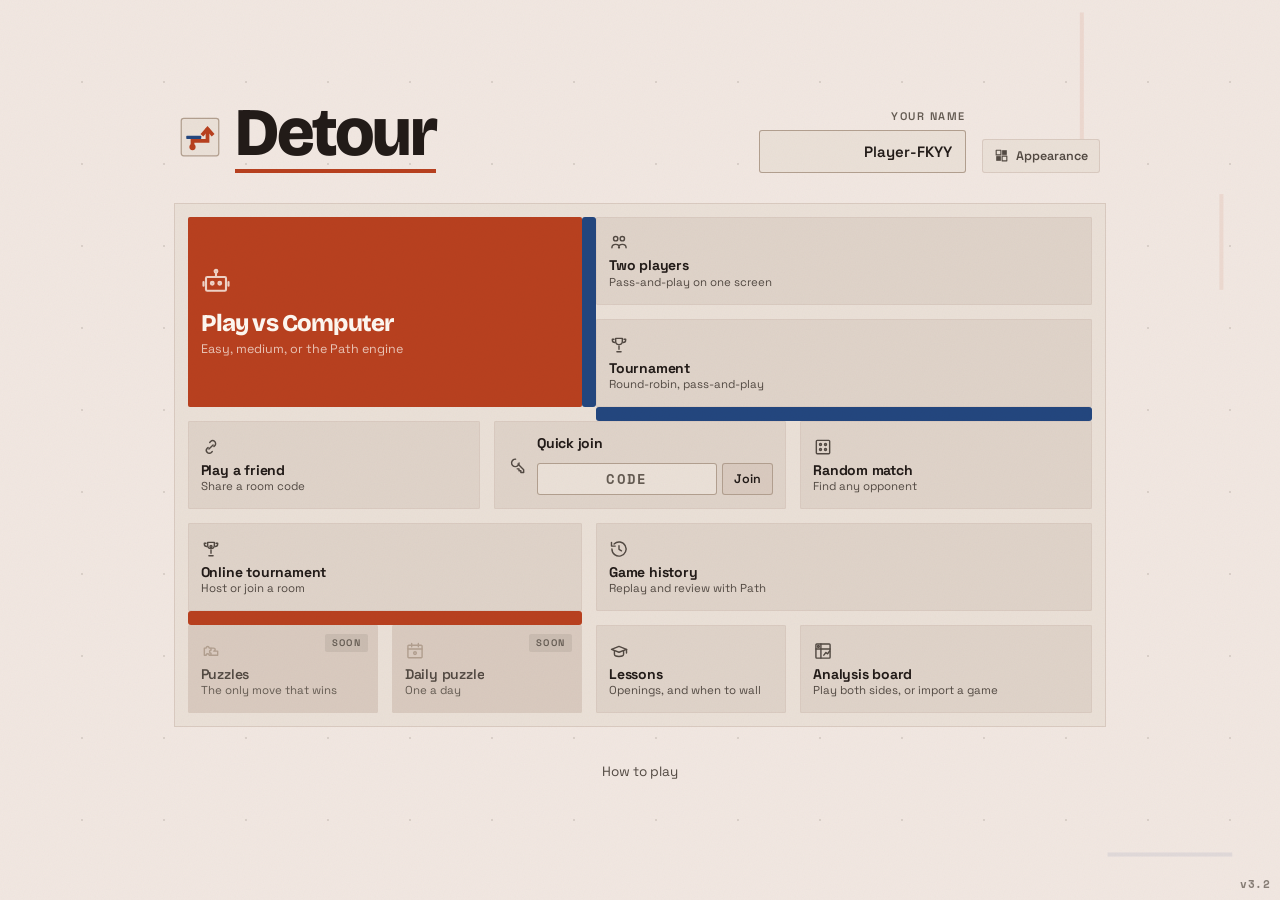
<file: index.html>
<!DOCTYPE html>
<html lang="en">
<head>
  <meta charset="UTF-8" />
  <meta name="viewport" content="width=device-width, initial-scale=1, maximum-scale=1, user-scalable=no" />
  <title>Detour — tactical race</title>
  <meta name="description" content="Detour is a fast 1v1 tactical race: reach the far side first while walling your opponent into the long way around." />
  <link rel="icon" type="image/svg+xml" href="assets/favicon.svg" />
  <meta name="theme-color" content="#f4efe5" media="(prefers-color-scheme: light)" />
  <meta name="theme-color" content="#0b0e14" media="(prefers-color-scheme: dark)" />
  <script>
    // Inline and first, so the page is never painted in the wrong theme and then corrected.
    try {
      var L = JSON.parse(localStorage.getItem('detour_look') || '{}');
      var d = document.documentElement.dataset;
      if (L.theme === 'light' || L.theme === 'dark') d.theme = L.theme;
      ['palette', 'shape', 'pawn', 'board'].forEach(function (k) { if (L[k]) d[k] = L[k]; });
    } catch (e) {}
  </script>
  <meta property="og:title" content="Detour" />
  <meta property="og:description" content="A fast 1v1 tactical race: reach the far side first while walling your opponent into the long way around." />
  <meta property="og:type" content="website" />
  <meta name="twitter:card" content="summary" />
  <link rel="preconnect" href="https://fonts.googleapis.com" />
  <link rel="preconnect" href="https://fonts.gstatic.com" crossorigin />
  <link href="https://fonts.googleapis.com/css2?family=Bricolage+Grotesque:opsz,wght@12..96,700;12..96,800&family=Space+Grotesk:wght@400;500;600;700&family=Space+Mono:wght@400;700&display=swap" rel="stylesheet" />
  <link rel="stylesheet" href="styles.css" />
</head>
<body>
  <canvas id="bg" aria-hidden="true"></canvas>
  <main id="app">
    <!-- Menu -->
    <section id="menu" class="screen is-active">
      <header class="menu-bar">
        <div class="brand">
          <!-- inline, not an <img>, so it follows the theme switch and not just the
               system preference the standalone favicon.svg has to rely on -->
          <svg class="brand-mark" viewBox="0 0 64 64" width="40" height="40" aria-hidden="true">
            <rect x="2" y="2" width="60" height="60" rx="4" fill="var(--surface)" stroke="var(--line)" stroke-width="2"/>
            <path d="M20 48 V38 H44 V21" fill="none" stroke="var(--me)" stroke-width="6" stroke-linecap="square"/>
            <path d="M37 27 L44 19 L51 27" fill="none" stroke="var(--me)" stroke-width="6" stroke-linecap="square"/>
            <circle cx="20" cy="48" r="5" fill="var(--me)"/>
            <rect x="10" y="30" width="24" height="5" rx="1" fill="var(--opp)"/>
          </svg>
          <h1 class="brand-title">Detour</h1>
        </div>
        <div class="menu-tools">
          <div class="name-field">
            <label for="player-name">Your name</label>
            <input id="player-name" class="text-input" maxlength="16" autocomplete="off" spellcheck="false" />
          </div>
          <button class="look-btn" id="look-btn" title="Appearance" aria-label="Appearance">
            <svg viewBox="0 0 24 24" aria-hidden="true" fill="none" stroke="currentColor" stroke-width="1.8" stroke-linecap="round" stroke-linejoin="round"><rect x="3.5" y="3.5" width="7.5" height="7.5"/><rect x="13" y="3.5" width="7.5" height="7.5" fill="currentColor" stroke="none"/><rect x="3.5" y="13" width="7.5" height="7.5" fill="currentColor" stroke="none"/><rect x="13" y="13" width="7.5" height="7.5"/></svg>
            <span>Appearance</span>
          </button>
        </div>
      </header>

      <!-- The menu is the board: every mode stands on it, and the gaps between them
           hold walls, exactly as they do in a game. JS paints the empty cells and the
           walls behind these tiles from each one's data-at="row,col,rowSpan,colSpan". -->
      <div class="board-menu" id="board-menu">
        <button class="bm-tile bm-hero" data-mode="bot" data-at="1,1,2,4">
          <span class="bm-ic"><svg viewBox="0 0 24 24" fill="none" stroke="currentColor" stroke-width="1.7" stroke-linecap="round" stroke-linejoin="round"><rect x="4" y="8" width="16" height="11" rx="1"/><path d="M12 8V4.6"/><circle cx="12" cy="3.4" r="1.1"/><circle cx="9" cy="13" r="1.1"/><circle cx="15" cy="13" r="1.1"/><path d="M2 12v3M22 12v3"/></svg></span>
          <span class="bm-name">Play vs Computer</span>
          <span class="bm-sub">Easy, medium, or the Path engine</span>
          
        </button>
        <button class="bm-tile" data-mode="local" data-at="1,5,1,5">
          <span class="bm-ic"><svg viewBox="0 0 24 24" fill="none" stroke="currentColor" stroke-width="1.7" stroke-linecap="round" stroke-linejoin="round"><circle cx="8" cy="8" r="2.6"/><circle cx="16" cy="8" r="2.6"/><path d="M3.5 19c0-2.5 2-4.2 4.5-4.2S12.5 16.5 12.5 19M11.5 19c0-2.5 2-4.2 4.5-4.2s4.5 1.7 4.5 4.2"/></svg></span>
          <span class="bm-name">Two players</span>
          <span class="bm-sub">Pass-and-play on one screen</span>
          
        </button>
        <button class="bm-tile" data-mode="tournament" data-at="2,5,1,5">
          <span class="bm-ic"><svg viewBox="0 0 24 24" fill="none" stroke="currentColor" stroke-width="1.7" stroke-linecap="round" stroke-linejoin="round"><path d="M8 4h8v3.5a4 4 0 0 1-8 0V4z"/><path d="M6 5H4v1a3 3 0 0 0 3 3M18 5h2v1a3 3 0 0 1-3 3"/><path d="M9.5 20h5M12 13v4"/></svg></span>
          <span class="bm-name">Tournament</span>
          <span class="bm-sub">Round-robin, pass-and-play</span>
          
        </button>
        <button class="bm-tile bm-sep" data-mode="friend" data-at="3,1,1,3">
          <span class="bm-ic"><svg viewBox="0 0 24 24" fill="none" stroke="currentColor" stroke-width="1.7" stroke-linecap="round" stroke-linejoin="round"><path d="M9.5 14.5l5-5M10.5 6.5l1-1a3.5 3.5 0 0 1 5 5l-1 1M13.5 17.5l-1 1a3.5 3.5 0 0 1-5-5l1-1"/></svg></span>
          <span class="bm-name">Play a friend</span>
          <span class="bm-sub">Share a room code</span>
          
        </button>
        <form class="bm-tile bm-join" id="quick-join" data-at="3,4,1,3" autocomplete="off">
          <span class="bm-ic"><svg viewBox="0 0 24 24" fill="none" stroke="currentColor" stroke-width="1.7" stroke-linecap="round" stroke-linejoin="round"><path d="M14.5 9.5a4.5 4.5 0 1 1-4.2-4.5"/><path d="M13.2 10.8 20 17.6V21h-3.4v-2.2h-2.2v-2.2h-2.2"/></svg></span>
          <span class="bm-name">Quick join</span>
          <span class="bm-joinrow">
            <input id="quick-code" class="code-input qj-code" placeholder="CODE" maxlength="4" autocomplete="off" autocapitalize="characters" spellcheck="false" aria-label="Room code" />
            <button class="btn qj-go" type="submit">Join</button>
          </span>
        </form>
        <button class="bm-tile" data-mode="random" data-at="3,7,1,3">
          <span class="bm-ic"><svg viewBox="0 0 24 24" fill="none" stroke="currentColor" stroke-width="1.7" stroke-linecap="round" stroke-linejoin="round"><rect x="4" y="4" width="16" height="16" rx="1"/><circle cx="9" cy="9" r="1.2"/><circle cx="15" cy="9" r="1.2"/><circle cx="9" cy="15" r="1.2"/><circle cx="15" cy="15" r="1.2"/></svg></span>
          <span class="bm-name">Random match</span>
          <span class="bm-sub">Find any opponent</span>
          
        </button>
        <button class="bm-tile" data-mode="otour" data-at="4,1,1,4">
          <span class="bm-ic"><svg viewBox="0 0 24 24" fill="none" stroke="currentColor" stroke-width="1.7" stroke-linecap="round" stroke-linejoin="round"><path d="M8 4h8v3.5a4 4 0 0 1-8 0V4z"/><path d="M6 5H4v1a3 3 0 0 0 3 3M18 5h2v1a3 3 0 0 1-3 3"/><path d="M9.5 20h5M12 13v4"/><circle cx="12" cy="9" r="1.2"/></svg></span>
          <span class="bm-name">Online tournament</span>
          <span class="bm-sub">Host or join a room</span>
          
        </button>
        <button class="bm-tile bm-sep" data-mode="history" data-at="4,5,1,5">
          <span class="bm-ic"><svg viewBox="0 0 24 24" fill="none" stroke="currentColor" stroke-width="1.7" stroke-linecap="round" stroke-linejoin="round"><path d="M3.5 12a8.5 8.5 0 1 0 2.6-6.1"/><path d="M3 4v4.5h4.5"/><path d="M12 8v4.4l3 1.8"/></svg></span>
          <span class="bm-name">Game history</span>
          <span class="bm-sub">Replay and review with Path</span>
          <span class="bm-meta" id="history-count"></span>
        </button>
        <button class="bm-tile bm-soon" data-mode="puzzles" data-at="5,1,1,2" disabled>
          <span class="bm-ic"><svg viewBox="0 0 24 24" fill="none" stroke="currentColor" stroke-width="1.7" stroke-linecap="round" stroke-linejoin="round"><path d="M4 8.5h2.2a1.8 1.8 0 1 1 3.6 0H12V11a1.8 1.8 0 1 0 0 3.6V17H9.8a1.8 1.8 0 1 0-3.6 0H4V8.5z"/><path d="M12 8.5h3.2a1.8 1.8 0 1 1 0 3.6H20V17h-8"/></svg></span>
          <span class="bm-name">Puzzles</span>
          <span class="bm-sub">The only move that wins</span>
          <span class="soon">Soon</span>
        </button>
        <button class="bm-tile bm-soon" data-mode="daily" data-at="5,3,1,2" disabled>
          <span class="bm-ic"><svg viewBox="0 0 24 24" fill="none" stroke="currentColor" stroke-width="1.7" stroke-linecap="round" stroke-linejoin="round"><rect x="3.5" y="5" width="17" height="15" rx="1"/><path d="M3.5 9.5h17M8 3v4M16 3v4"/><circle cx="12" cy="14.5" r="1.6"/></svg></span>
          <span class="bm-name">Daily puzzle</span>
          <span class="bm-sub">One a day</span>
          <span class="soon">Soon</span>
        </button>
        <button class="bm-tile" data-mode="lessons" data-at="5,5,1,2">
          <span class="bm-ic"><svg viewBox="0 0 24 24" fill="none" stroke="currentColor" stroke-width="1.7" stroke-linecap="round" stroke-linejoin="round"><path d="M12 6.5 3 10l9 3.5L21 10l-9-3.5z"/><path d="M6.5 11.6V16c0 1.4 2.5 2.6 5.5 2.6s5.5-1.2 5.5-2.6v-4.4"/><path d="M21 10v4.5"/></svg></span>
          <span class="bm-name">Lessons</span>
          <span class="bm-sub">Openings, and when to wall</span>
        </button>
        <button class="bm-tile" data-mode="board" data-at="5,7,1,3">
          <span class="bm-ic"><svg viewBox="0 0 24 24" fill="none" stroke="currentColor" stroke-width="1.7" stroke-linecap="round" stroke-linejoin="round"><rect x="3.5" y="3.5" width="17" height="17" rx="1"/><path d="M3.5 9.5h17M9.5 3.5v17"/><circle cx="6.5" cy="6.5" r="1.1"/><path d="M13 17l2.5-3.2 2 1.6 2.5-3.4"/></svg></span>
          <span class="bm-name">Analysis board</span>
          <span class="bm-sub">Play both sides, or import a game</span>
        </button>
      </div>

      <footer class="menu-foot">
        <button class="link-btn" id="how-btn">How to play</button>
      </footer>
    </section>

    <!-- Appearance -->
    <section id="appearance" class="screen sheet">
      <button class="back-btn" id="look-back" aria-label="Back to menu">
        <svg class="back-arrow" viewBox="0 0 24 24" aria-hidden="true" fill="none" stroke="currentColor" stroke-width="2" stroke-linecap="round" stroke-linejoin="round"><path d="M15 5l-7 7 7 7"/></svg>
        <span>Back</span>
      </button>
      <div class="look-wrap">
        <div class="look-preview">
          <h2 class="panel-title">Appearance</h2>
          <div class="board-frame look-board-frame">
            <div class="board" id="look-board"></div>
          </div>
        </div>
        <div class="look-sets">
        <section class="look-row">
          <h3 class="look-head">Theme</h3>
          <div class="look-opts">
            <button class="look-opt" data-look="theme" data-value="light"><span class="look-sw look-mode"><svg viewBox="0 0 24 24" aria-hidden="true"><rect x="4" y="4" width="16" height="16" fill="none" stroke="currentColor" stroke-width="2.4"/></svg></span><span class="look-label">Light</span></button>
            <button class="look-opt" data-look="theme" data-value="auto"><span class="look-sw look-mode"><svg viewBox="0 0 24 24" aria-hidden="true"><path d="M12 4h8v16h-8z" fill="currentColor"/><rect x="4" y="4" width="16" height="16" fill="none" stroke="currentColor" stroke-width="2.4"/></svg></span><span class="look-label">System</span></button>
            <button class="look-opt" data-look="theme" data-value="dark"><span class="look-sw look-mode"><svg viewBox="0 0 24 24" aria-hidden="true"><rect x="4" y="4" width="16" height="16" fill="currentColor"/></svg></span><span class="look-label">Dark</span></button>
          </div>
        </section>
        <section class="look-row">
          <h3 class="look-head">Palette</h3>
          <div class="look-opts">
            <button class="look-opt" data-look="palette" data-value="press"><span class="look-sw" data-pal="press"><i class="sw-bg"></i><i class="sw-me"></i><i class="sw-opp"></i></span><span class="look-label">Press</span></button>
            <button class="look-opt" data-look="palette" data-value="dusk"><span class="look-sw" data-pal="dusk"><i class="sw-bg"></i><i class="sw-me"></i><i class="sw-opp"></i></span><span class="look-label">Dusk</span></button>
            <button class="look-opt" data-look="palette" data-value="signal"><span class="look-sw" data-pal="signal"><i class="sw-bg"></i><i class="sw-me"></i><i class="sw-opp"></i></span><span class="look-label">Signal</span></button>
            <button class="look-opt" data-look="palette" data-value="moss"><span class="look-sw" data-pal="moss"><i class="sw-bg"></i><i class="sw-me"></i><i class="sw-opp"></i></span><span class="look-label">Moss</span></button>
          </div>
        </section>
        <section class="look-row">
          <h3 class="look-head">Corners</h3>
          <div class="look-opts">
            <button class="look-opt" data-look="shape" data-value="square"><span class="look-sw look-shape"><i style="border-radius:1px"></i></span><span class="look-label">Square</span></button>
            <button class="look-opt" data-look="shape" data-value="round"><span class="look-sw look-shape"><i style="border-radius:9px"></i></span><span class="look-label">Rounded</span></button>
          </div>
        </section>
        <section class="look-row">
          <h3 class="look-head">Pawns</h3>
          <div class="look-opts">
            <button class="look-opt" data-look="pawn" data-value="token"><span class="look-sw look-pawn"><i class="pw pw-token"></i></span><span class="look-label">Token</span></button>
            <button class="look-opt" data-look="pawn" data-value="solid"><span class="look-sw look-pawn"><i class="pw pw-solid"></i></span><span class="look-label">Solid</span></button>
            <button class="look-opt" data-look="pawn" data-value="ring"><span class="look-sw look-pawn"><i class="pw pw-ring"></i></span><span class="look-label">Ring</span></button>
            <button class="look-opt" data-look="pawn" data-value="block"><span class="look-sw look-pawn"><i class="pw pw-block"></i></span><span class="look-label">Block</span></button>
          </div>
        </section>
        <section class="look-row">
          <h3 class="look-head">Board</h3>
          <div class="look-opts">
            <button class="look-opt" data-look="board" data-value="cells"><span class="look-sw look-board bd-cells"><i></i><i></i><i></i><i></i></span><span class="look-label">Cells</span></button>
            <button class="look-opt" data-look="board" data-value="checker"><span class="look-sw look-board bd-checker"><i></i><i></i><i></i><i></i></span><span class="look-label">Checker</span></button>
            <button class="look-opt" data-look="board" data-value="flat"><span class="look-sw look-board bd-flat"><i></i><i></i><i></i><i></i></span><span class="look-label">Flat</span></button>
            <button class="look-opt" data-look="board" data-value="bare"><span class="look-sw look-board bd-bare"><i></i><i></i><i></i><i></i></span><span class="look-label">Bare</span></button>
          </div>
        </section>
        <section class="look-row">
          <h3 class="look-head">Walls</h3>
          <div class="look-opts">
            <button class="look-opt" data-look="wallPlace" data-value="hold"><span class="look-sw look-wp"><i class="wp-rail"></i><i class="wp-arrow"></i></span><span class="look-label">Pick up</span></button>
            <button class="look-opt" data-look="wallPlace" data-value="hover"><span class="look-sw look-wp"><i class="wp-cells"></i><i class="wp-slot"></i></span><span class="look-label">Hover</span></button>
          </div>
        </section>
        <section class="look-row">
          <h3 class="look-head">Sound</h3>
          <div class="look-opts">
            <button class="look-opt" data-look="sound" data-value="on"><span class="look-sw look-snd"><svg viewBox="0 0 24 24" aria-hidden="true" fill="none" stroke="currentColor" stroke-width="2.2" stroke-linecap="round" stroke-linejoin="round"><path d="M5 9v6h4l5 4V5L9 9H5z" fill="currentColor" stroke="none"/><path d="M17 9a4 4 0 0 1 0 6"/></svg></span><span class="look-label">On</span></button>
            <button class="look-opt" data-look="sound" data-value="off"><span class="look-sw look-snd"><svg viewBox="0 0 24 24" aria-hidden="true" fill="none" stroke="currentColor" stroke-width="2.2" stroke-linecap="round" stroke-linejoin="round"><path d="M5 9v6h4l5 4V5L9 9H5z" fill="currentColor" stroke="none"/><path d="M17 10l4 4M21 10l-4 4"/></svg></span><span class="look-label">Off</span></button>
          </div>
        </section>
          <button class="link-btn" id="look-reset">Reset to defaults</button>
        </div>
      </div>
    </section>

    <!-- Play vs Computer -->
    <section id="bot-setup" class="screen sheet">
      <button class="back-btn" id="bot-back" aria-label="Back to menu">
        <svg class="back-arrow" viewBox="0 0 24 24" aria-hidden="true" fill="none" stroke="currentColor" stroke-width="2" stroke-linecap="round" stroke-linejoin="round"><path d="M15 5l-7 7 7 7"/></svg>
        <span>Back</span>
      </button>
      <div class="online-panel setup-panel">
        <h2 class="panel-title">Play vs Computer</h2>
        <p class="panel-lead">Pick an opponent and set the game up. Path, the built-in engine, is yours to use in every bot game.</p>
        <div class="bot-grid" id="bot-grid">
          <button class="bot-card" data-diff="easy">
            <span class="bot-face"><svg viewBox="0 0 24 24" fill="none" stroke="currentColor" stroke-width="1.6" stroke-linecap="round" stroke-linejoin="round"><circle cx="12" cy="12" r="8.5"/><path d="M8.4 14.4c.9 1.2 2.1 1.9 3.6 1.9s2.7-.7 3.6-1.9"/><circle cx="9.2" cy="9.8" r=".95" fill="currentColor" stroke="none"/><circle cx="14.8" cy="9.8" r=".95" fill="currentColor" stroke="none"/></svg></span>
            <span class="bot-name">Easy</span>
            <span class="bot-sub">Wanders at random</span>
            <span class="bot-rec" data-record="easy"></span>
          </button>
          <button class="bot-card" data-diff="medium">
            <span class="bot-face"><svg viewBox="0 0 24 24" fill="none" stroke="currentColor" stroke-width="1.6" stroke-linecap="round" stroke-linejoin="round"><rect x="4" y="8" width="16" height="11" rx="2.5"/><path d="M12 8V4.6"/><circle cx="12" cy="3.4" r="1.1"/><circle cx="9" cy="13" r="1.1"/><circle cx="15" cy="13" r="1.1"/><path d="M2 12v3M22 12v3"/></svg></span>
            <span class="bot-name">Medium</span>
            <span class="bot-sub">Races, walls when it slips behind</span>
            <span class="bot-rec" data-record="medium"></span>
          </button>
          <button class="bot-card" data-diff="hard">
            <span class="bot-face"><svg viewBox="0 0 24 24" fill="none" stroke="currentColor" stroke-width="1.6" stroke-linecap="round" stroke-linejoin="round"><rect x="5.5" y="5.5" width="13" height="13" rx="3"/><path d="M8.8 14.6l2.3-3 2 1.6 2.1-3.2"/><path d="M9.5 2.6v2.9M14.5 2.6v2.9M9.5 18.5v2.9M14.5 18.5v2.9M2.6 9.5h2.9M2.6 14.5h2.9M18.5 9.5h2.9M18.5 14.5h2.9"/></svg></span>
            <span class="bot-name">Hard</span>
            <span class="bot-sub">The Path engine &mdash; searches ahead, plays to win</span>
            <span class="bot-rec" data-record="hard"></span>
          </button>
        </div>
        <div class="setup-block" id="bot-elo-block" hidden>
          <div class="setup-label">Path strength</div>
          <div class="elo-row">
            <input type="range" id="bot-elo" min="100" max="3200" step="100" value="3200" aria-label="Path strength in Elo">
            <output class="elo-val" id="bot-elo-val" for="bot-elo">3200</output>
          </div>
          <p class="elo-note" id="bot-elo-note"></p>
        </div>
        <div class="setup-block">
          <div class="setup-label">Game settings</div>
          <div class="settings-host" id="bot-settings"></div>
        </div>
        <button class="btn primary big" id="bot-start">Play</button>
      </div>
    </section>

    <!-- Online (friend room code) -->
    <section id="online" class="screen sheet">
      <button class="back-btn" id="online-back" aria-label="Back to menu">
        <svg class="back-arrow" viewBox="0 0 24 24" aria-hidden="true" fill="none" stroke="currentColor" stroke-width="2" stroke-linecap="round" stroke-linejoin="round"><path d="M15 5l-7 7 7 7"/></svg>
        <span>Back</span>
      </button>
      <div class="online-panel setup-panel">
        <h2 class="panel-title">Play with a Friend</h2>
        <div id="online-choice">
          <section class="make-block">
            <h3 class="make-title">Set up a game</h3>
            <div class="settings-host" id="friend-settings"></div>
            <div class="make-summary" id="friend-summary"></div>
            <button class="btn primary big" id="create-room">Create a room</button>
          </section>
          <div class="online-or">or</div>
          <section class="make-block">
            <h3 class="make-title">Join a room</h3>
            <div class="join-row">
              <input id="join-code" class="code-input" placeholder="CODE" maxlength="4"
                     autocomplete="off" autocapitalize="characters" spellcheck="false" />
              <button class="btn" id="join-room">Join</button>
            </div>
            <p class="join-note">You will see the game on offer before anything starts — take the seat, watch instead, or pass.</p>
          </section>
        </div>
        <div class="online-status" id="online-status"></div>
      </div>
      <div id="friend-lobby" hidden>
        <div class="tcard">
          <div class="tcard-head">4-player room</div>
          <div class="tcard-list" id="friend-roster"></div>
          <div class="tcard-foot">
            <div class="tjoin"><span class="tjoin-label">Join</span><span class="tjoin-code" id="friend-code">----</span></div>
            <div class="tcard-note" id="friend-lobby-status"></div>
            <button class="btn primary big" id="friend-start" hidden disabled>Start game</button>
          </div>
        </div>
      </div>
    </section>

    <!-- Random match (matchmaking) -->
    <section id="random" class="screen sheet">
      <button class="back-btn" id="random-back" aria-label="Back to menu">
        <svg class="back-arrow" viewBox="0 0 24 24" aria-hidden="true" fill="none" stroke="currentColor" stroke-width="2" stroke-linecap="round" stroke-linejoin="round"><path d="M15 5l-7 7 7 7"/></svg>
        <span>Back</span>
      </button>
      <div class="online-panel">
        <h2 class="panel-title">Random match</h2>
        <div class="mm-spinner" id="mm-spinner" aria-hidden="true"></div>
        <div class="online-status" id="random-status">Looking for an opponent…</div>
        <button class="btn" id="random-cancel">Cancel</button>
      </div>
    </section>

    <!-- Online tournament: entry -->
    <section id="otour-entry" class="screen sheet">
      <button class="back-btn" id="ote-back" aria-label="Back to menu">
        <svg class="back-arrow" viewBox="0 0 24 24" aria-hidden="true" fill="none" stroke="currentColor" stroke-width="2" stroke-linecap="round" stroke-linejoin="round"><path d="M15 5l-7 7 7 7"/></svg>
        <span>Back</span>
      </button>
      <div class="online-panel">
        <h2 class="panel-title">Online tournament</h2>
        <p class="panel-lead">Host a room and share the code, or join a friend's. Everyone plays everyone; whoever isn't playing watches live.</p>
        <button class="btn primary big" id="ote-create">Create a tournament</button>
        <div class="online-or">or</div>
        <div class="join-row">
          <input id="ote-code" class="code-input" placeholder="CODE" maxlength="4" autocomplete="off" autocapitalize="characters" spellcheck="false" />
          <button class="btn" id="ote-join">Join</button>
        </div>
        <div class="online-status" id="ote-status"></div>
      </div>
    </section>

    <!-- Online tournament: lobby (card) -->
    <section id="otour-lobby" class="screen sheet">
      <button class="back-btn" id="otl-back" aria-label="Leave">
        <svg class="back-arrow" viewBox="0 0 24 24" aria-hidden="true" fill="none" stroke="currentColor" stroke-width="2" stroke-linecap="round" stroke-linejoin="round"><path d="M15 5l-7 7 7 7"/></svg>
        <span>Back</span>
      </button>
      <div class="tcard">
        <div class="tcard-head">Online tournament</div>
        <div class="tcard-list" id="otl-roster"></div>
        <div class="tcard-foot">
          <div class="tjoin"><span class="tjoin-label">Join</span><span class="tjoin-code" id="otl-code">----</span></div>
          <div class="tcard-note" id="otl-status"></div>
          <div class="setup-block" id="otl-settings-wrap" hidden>
            <div class="setup-label" id="otl-settings-label">Game settings</div>
            <div class="settings-host" id="otour-settings"></div>
            <div class="settings-view" id="otl-settings-view" hidden></div>
          </div>
          <button class="btn primary big" id="otl-start" hidden disabled>Start tournament</button>
        </div>
      </div>
      <div class="chat" id="otl-chat" hidden>
        <div class="chat-log" data-chat-log></div>
        <form class="chat-form" data-chat-form>
          <input class="chat-input" data-chat-input maxlength="200" placeholder="Message everyone…" autocomplete="off" />
          <button class="btn" type="submit">Send</button>
        </form>
      </div>
    </section>

    <!-- Game -->
    <section id="game" class="screen">
      <header class="hud">
        <button class="back-btn" id="back-btn" aria-label="Back to menu">
          <svg class="back-arrow" viewBox="0 0 24 24" aria-hidden="true" fill="none" stroke="currentColor" stroke-width="2" stroke-linecap="round" stroke-linejoin="round"><path d="M15 5l-7 7 7 7"/></svg>
          <span>Back</span>
        </button>
        <div class="status" id="status">Your turn</div>
        <div class="room-chip" id="room-chip" hidden>
          <span class="room-chip-label">Code</span>
          <span class="room-chip-code" id="room-chip-code">----</span>
          <button class="room-chip-copy" id="room-chip-copy" type="button" aria-label="Copy the game code"><span class="rc-word">Copy</span><span class="rc-glyph" aria-hidden="true">⧉</span></button>
          <span class="room-chip-specs" id="room-chip-specs" hidden></span>
        </div>
      </header>

      <div class="play">
        <div class="rail rail-top" id="rail-top">
          <span class="rail-dot"></span>
          <span class="rail-name" id="far-name">Opponent</span>
          <span class="rail-count" id="far-count">10</span>
          <div class="rail-walls" id="opp-inventory" aria-hidden="true"></div>
          <button class="rotate-btn" id="rotate-btn-top" title="Rotate wall (Space)" aria-label="Rotate wall" hidden>
            <span class="rotate-glyph">⤡</span>
            <span id="orient-label-top">Horizontal</span>
          </button>
          <span class="rail-clock" id="far-clock" hidden>10:00</span>
        </div>

        <!-- In the wide layout the two wall boxes sit at the top and bottom of a 190px column
             with nothing between them. A lesson is the one mode with something worth putting
             there, so the track takes that gap and only that gap. -->
        <div class="lesson-track" id="lesson-line" hidden></div>

        <div class="board-wrap">
          <div class="evalbar" id="evalbar" hidden aria-hidden="true">
            <div class="evalbar-track"><div class="evalbar-fill" id="evalbar-fill"></div></div>
            <span class="evalbar-num" id="evalbar-num">0.0</span>
          </div>
          <div class="board-frame">
            <div class="ranks" id="ranks" aria-hidden="true"></div>
            <div class="board" id="board"></div>
            <div class="files" id="files" aria-hidden="true"></div>
          </div>
          <div class="emote-layer" id="emote-layer" aria-hidden="true"></div>
        </div>

        <div class="rail rail-bottom" id="tray">
          <span class="rail-dot"></span>
          <span class="rail-name" id="near-name">You</span>
          <span class="rail-count" id="near-count">10</span>
          <div class="rail-walls" id="inventory"></div>
          <button class="rotate-btn" id="rotate-btn" title="Rotate wall (Space)" aria-label="Rotate wall">
            <span class="rotate-glyph">⤡</span>
            <span id="orient-label">Horizontal</span>
          </button>
          <span class="rail-clock" id="near-clock" hidden>10:00</span>
        </div>

        <div class="rv-nav" id="rv-nav" hidden>
          <button class="icon-btn" id="rv-first" title="First move" aria-label="First move"><svg viewBox="0 0 24 24" fill="none" stroke="currentColor" stroke-width="1.9" stroke-linecap="round" stroke-linejoin="round"><path d="M18 6L9 12l9 6V6z"/><path d="M6 5v14"/></svg></button>
          <button class="icon-btn" id="rv-prev" title="Previous move" aria-label="Previous move"><svg viewBox="0 0 24 24" fill="none" stroke="currentColor" stroke-width="1.9" stroke-linecap="round" stroke-linejoin="round"><path d="M15 5l-7 7 7 7"/></svg></button>
          <span class="rv-count" id="rv-count">0 / 0</span>
          <button class="icon-btn" id="rv-next" title="Next move" aria-label="Next move"><svg viewBox="0 0 24 24" fill="none" stroke="currentColor" stroke-width="1.9" stroke-linecap="round" stroke-linejoin="round"><path d="M9 5l7 7-7 7"/></svg></button>
          <button class="icon-btn" id="rv-last" title="Last move" aria-label="Last move"><svg viewBox="0 0 24 24" fill="none" stroke="currentColor" stroke-width="1.9" stroke-linecap="round" stroke-linejoin="round"><path d="M6 6l9 6-9 6V6z"/><path d="M18 5v14"/></svg></button>
        </div>

        <!-- Move navigation in a live game. Deliberately the same control as the review's,
             down to the class names: there is no reason for looking back mid-game and
             looking back afterwards to be two different things to learn. -->
        <div class="rv-nav tb-bar" id="tb-bar" hidden>
          <button class="icon-btn" id="tb-first" title="First move" aria-label="First move"><svg viewBox="0 0 24 24" fill="none" stroke="currentColor" stroke-width="1.9" stroke-linecap="round" stroke-linejoin="round"><path d="M18 6L9 12l9 6V6z"/><path d="M6 5v14"/></svg></button>
          <button class="icon-btn" id="tb-prev" title="Previous move" aria-label="Previous move"><svg viewBox="0 0 24 24" fill="none" stroke="currentColor" stroke-width="1.9" stroke-linecap="round" stroke-linejoin="round"><path d="M15 5l-7 7 7 7"/></svg></button>
          <span class="rv-count" id="tb-count">0 / 0</span>
          <button class="icon-btn" id="tb-next" title="Next move" aria-label="Next move"><svg viewBox="0 0 24 24" fill="none" stroke="currentColor" stroke-width="1.9" stroke-linecap="round" stroke-linejoin="round"><path d="M9 5l7 7-7 7"/></svg></button>
          <button class="icon-btn" id="tb-last" title="Latest move" aria-label="Latest move"><svg viewBox="0 0 24 24" fill="none" stroke="currentColor" stroke-width="1.9" stroke-linecap="round" stroke-linejoin="round"><path d="M6 6l9 6-9 6V6z"/><path d="M18 5v14"/></svg></button>
        </div>

        <div class="match-actions" id="match-actions">
          <button class="icon-btn" id="restart-btn" title="Restart" aria-label="Restart"><svg viewBox="0 0 24 24" fill="none" stroke="currentColor" stroke-width="1.8" stroke-linecap="round" stroke-linejoin="round"><path d="M20 12a8 8 0 1 1-2.6-5.9"/><path d="M20 4v4.5h-4.5"/></svg></button>
          <button class="icon-btn" id="board-import-btn" title="Import a game" aria-label="Import a game" hidden><svg viewBox="0 0 24 24" fill="none" stroke="currentColor" stroke-width="1.8" stroke-linecap="round" stroke-linejoin="round"><path d="M12 3v12"/><path d="M8 11l4 4 4-4"/><path d="M4 20h16"/></svg></button>
          <button class="icon-btn" id="board-export-btn" title="Export this position" aria-label="Export this position" hidden><svg viewBox="0 0 24 24" fill="none" stroke="currentColor" stroke-width="1.8" stroke-linecap="round" stroke-linejoin="round"><path d="M12 17V5"/><path d="M8 9l4-4 4 4"/><path d="M4 20h16"/></svg></button>
          <button class="icon-btn" id="setup-btn" title="Set up a position" aria-label="Set up a position" hidden><svg viewBox="0 0 24 24" fill="none" stroke="currentColor" stroke-width="1.8" stroke-linecap="round" stroke-linejoin="round"><rect x="3" y="3" width="18" height="18" rx="2"/><circle cx="8.5" cy="8.5" r="2.1"/><path d="M13.5 14.5h5M13.5 17.5h5M15.5 7h5"/></svg></button>
          <button class="icon-btn" id="analysis-btn" title="Path engine analysis" aria-label="Toggle Path engine analysis"><svg viewBox="0 0 24 24" fill="none" stroke="currentColor" stroke-width="1.7" stroke-linecap="round" stroke-linejoin="round"><path d="M4 19V5M4 19h16"/><path d="M7.5 15.5l3.5-4.5 3 2.5 4.5-6"/></svg></button>
          <button class="icon-btn" id="draw-btn" title="Offer a draw" aria-label="Offer a draw" hidden><svg viewBox="0 0 24 24" fill="none" stroke="currentColor" stroke-width="1.8" stroke-linecap="round" stroke-linejoin="round"><path d="M5 9h14M5 15h14"/></svg></button>
          <button class="icon-btn forfeit-btn" id="forfeit-btn" title="Resign" aria-label="Resign" hidden><svg viewBox="0 0 24 24" fill="none" stroke="currentColor" stroke-width="1.8" stroke-linecap="round" stroke-linejoin="round"><path d="M6 21V4"/><path d="M6 5h10l-1.6 3.2L16 11.5H6"/></svg></button>
        </div>

        <aside class="side-right">
          <div class="analysis" id="analysis" hidden>
            <div class="analysis-head">
              <span class="eng-brand">Path</span>
              <span class="eng-depth" id="eng-depth"></span>
            </div>
            <div class="eng-body">
              <div class="eng-row">
                <span class="eng-label">Evaluation</span>
                <span class="eng-score" id="eng-score">0.0</span>
              </div>
              <div class="eng-row">
                <span class="eng-label">Best move</span>
                <button class="eng-best" id="eng-best" type="button" title="Show this move on the board">—</button>
              </div>
              <!-- Why that move, in one sentence tied to a number the engine measured, and with
                   the route it is about drawn on the board beside it. -->
              <p class="eng-why" id="eng-why" hidden></p>
              <p class="eng-alt" id="eng-alt" hidden></p>
              <div class="eng-verdict" id="eng-verdict" hidden></div>
              <div class="eng-acc" id="eng-acc" hidden></div>
            </div>
          </div>
          <div class="review" id="review-panel" hidden>
            <div class="analysis-head">
              <span class="eng-brand">Path</span>
              <span class="eng-depth" id="rv-progress">analysing…</span>
            </div>
            <div class="rv-body">
              <canvas class="rv-graph" id="rv-graph" width="520" height="96" aria-label="Evaluation over the game"></canvas>
              <div class="rv-verdict" id="rv-verdict" hidden></div>
              <div class="rv-opening" id="rv-opening" hidden></div>
              <div class="rv-acc" id="rv-acc" hidden></div>
              <div class="rv-tools">
                <button class="rv-toggle" id="rv-show" type="button">
                  <span class="ic"><svg viewBox="0 0 24 24" fill="none" stroke="currentColor" stroke-width="1.7" stroke-linecap="round" stroke-linejoin="round"><path d="M2.5 12S6 5.5 12 5.5 21.5 12 21.5 12 18 18.5 12 18.5 2.5 12 2.5 12z"/><circle cx="12" cy="12" r="2.8"/></svg></span><span>Path's move</span>
                </button>
                <button class="rv-toggle rv-back-game" id="rv-back-game" type="button" hidden>
                  <span class="ic"><svg viewBox="0 0 24 24" fill="none" stroke="currentColor" stroke-width="1.7" stroke-linecap="round" stroke-linejoin="round"><path d="M9 14l-4-4 4-4"/><path d="M5 10h8a6 6 0 0 1 0 12h-3"/></svg></span><span>Back to the game</span>
                </button>
                <button class="rv-toggle" id="rv-guess" type="button">
                  <span class="ic"><svg viewBox="0 0 24 24" fill="none" stroke="currentColor" stroke-width="1.7" stroke-linecap="round" stroke-linejoin="round"><circle cx="12" cy="12" r="8"/><circle cx="12" cy="12" r="3.4"/><path d="M12 2v3M12 19v3M2 12h3M19 12h3"/></svg></span><span>Find best move</span>
                </button>
              </div>
            </div>
          </div>
          <!-- Setting up a position on the analysis board. It sits where the analysis panel sits
               because it replaces it: Path is paused while the board is being built, since an
               evaluation of a half-finished position is noise. -->
          <div class="setup" id="setup-panel" hidden>
            <div class="analysis-head">
              <span class="eng-brand">Set up</span>
              <span class="eng-depth" id="setup-count"></span>
            </div>
            <div class="eng-body">
              <p class="setup-say">Drag a pawn onto any square. Click a junction to lay a wall, click a wall to take it off.</p>
              <div class="setup-row">
                <span class="setup-label">To move</span>
                <div class="setup-seg" id="setup-turn"></div>
              </div>
              <div class="setup-row">
                <span class="setup-label">Walls in hand</span>
                <div class="setup-hands" id="setup-hands"></div>
              </div>
              <div class="setup-actions">
                <button class="btn ghost" id="setup-clear" type="button">Clear board</button>
                <button class="btn" id="setup-done" type="button">Done</button>
              </div>
            </div>
          </div>

          <!-- The lesson's own panel. It takes the analysis panel's shape because it does the
               same job from the player's side: say what is going on, and say it where the
               player is already looking. -->
          <div class="lesson" id="lesson-panel" hidden>
            <div class="analysis-head">
              <span class="eng-brand" id="lesson-kind">Lesson</span>
              <span class="eng-depth" id="lesson-step"></span>
            </div>
            <div class="eng-body">
              <div class="lesson-title" id="lesson-title"></div>
              <p class="lesson-ask" id="lesson-ask"></p>
              <p class="lesson-say" id="lesson-say" hidden></p>
              <div class="lesson-actions">
                <button class="btn" id="lesson-next" type="button" hidden>Next</button>
                <button class="btn ghost" id="lesson-quit" type="button">Lessons</button>
              </div>
            </div>
          </div>
          <div class="moves" id="moves">
            <div class="moves-head">Moves</div>
            <!-- The named opening, when the game is in one. It appears on the move that makes
                 the line and disappears the moment the game leaves it, so it is never a claim
                 about a position it does not fit. -->
            <div class="opening" id="opening" hidden>
              <div class="opening-top">
                <span class="opening-name" id="opening-name"></span>
                <span class="opening-src" id="opening-src"></span>
              </div>
              <p class="opening-note" id="opening-note"></p>
            </div>
            <div class="moves-list" id="moves-list"></div>
          </div>
          <div class="chat game-chat" id="game-chat" hidden>
            <div class="chat-head">Chat</div>
            <div class="chat-log" id="game-chat-log"></div>
            <div class="emote-bar" id="emote-bar" hidden></div>
            <form class="chat-form" id="game-chat-form">
              <input class="chat-input" id="game-chat-input" maxlength="200" placeholder="Say something…" autocomplete="off" />
              <button class="btn" type="submit">Send</button>
            </form>
          </div>
        </aside>
      </div>
      <div class="tray-hint" id="tray-hint">drag a wall onto the board, or click one to pick it up · Space to rotate</div>
      <!-- The music toggle is not a move, so it sits out of the action rail entirely: bottom
           right, no border, faint until you go looking for it. It lives inside the game
           screen so it comes and goes with the board rather than following you to the menu. -->
      <button class="music-fab" id="music-btn" title="Music" aria-label="Music on or off" aria-pressed="false"><svg viewBox="0 0 24 24" fill="none" stroke="currentColor" stroke-width="1.8" stroke-linecap="round" stroke-linejoin="round"><path d="M9 18V6l10-2v12"/><circle cx="6.5" cy="18" r="2.6"/><circle cx="16.5" cy="16" r="2.6"/><!-- La barre qui dit coupe. Doublee: un trait large de la couleur du fond passe dessous pour      detacher l oblique des notes, sans quoi les trois se melangent a 18 px. --><line class="mf-slash mf-slash-halo" x1="3.5" y1="3.5" x2="20.5" y2="20.5"/><line class="mf-slash" x1="3.5" y1="3.5" x2="20.5" y2="20.5"/></svg></button>
    </section>

    <!-- Tournament setup (card) -->
    <section id="lessons" class="screen sheet">
      <button class="back-btn" id="lessons-back" aria-label="Back to menu">
        <svg class="back-arrow" viewBox="0 0 24 24" aria-hidden="true" fill="none" stroke="currentColor" stroke-width="2" stroke-linecap="round" stroke-linejoin="round"><path d="M15 5l-7 7 7 7"/></svg>
        <span>Back</span>
      </button>
      <div class="online-panel lessons-panel">
        <h2 class="panel-title">Lessons</h2>

        <h3 class="lesson-group">Openings</h3>
        <div class="lesson-list" id="lesson-openings"></div>

        <h3 class="lesson-group">Positions</h3>
        <div class="lesson-list" id="lesson-drills"></div>

        <!-- The written half: plans and habits, read rather than solved. They open in place
             because there is no position to go to and no move that would mark you right. -->
        <h3 class="lesson-group">Ideas</h3>
        <div class="lesson-list" id="lesson-ideas"></div>

        <div class="history-actions">
          <button class="link-btn danger-link" id="lessons-reset" hidden>Forget my progress</button>
        </div>
      </div>
    </section>

    <section id="history" class="screen sheet">
      <button class="back-btn" id="history-back" aria-label="Back to menu">
        <svg class="back-arrow" viewBox="0 0 24 24" aria-hidden="true" fill="none" stroke="currentColor" stroke-width="2" stroke-linecap="round" stroke-linejoin="round"><path d="M15 5l-7 7 7 7"/></svg>
        <span>Back</span>
      </button>
      <div class="online-panel history-panel">
        <h2 class="panel-title">Game history</h2>
        <p class="panel-lead">Your last 40 games, kept on this device. Open one to replay it move by move with Path.</p>
        <div class="history-list" id="history-list"></div>
        <div class="history-actions">
          <button class="btn ghost" id="history-import">Import game</button>
          <button class="link-btn danger-link" id="history-clear" hidden>Clear history</button>
        </div>
        <input type="file" id="import-file" accept="application/json,.json" hidden />
      </div>
    </section>

    <section id="tournament-setup" class="screen sheet">
      <button class="back-btn" id="tp-back" aria-label="Back to menu">
        <svg class="back-arrow" viewBox="0 0 24 24" aria-hidden="true" fill="none" stroke="currentColor" stroke-width="2" stroke-linecap="round" stroke-linejoin="round"><path d="M15 5l-7 7 7 7"/></svg>
        <span>Back</span>
      </button>
      <div class="tcard">
        <div class="tcard-head">Local tournament</div>
        <div class="tcard-list" id="tp-list"></div>
        <div class="tcard-foot">
          <div class="tadd-row">
            <input id="tp-name" class="text-input" placeholder="Player name" maxlength="16" autocomplete="off" />
            <button class="btn" id="tp-add">Add player +</button>
          </div>
          <div class="tcard-note" id="tp-count">Add at least 2 players</div>
          <div class="setup-block">
            <div class="setup-label">Game settings</div>
            <div class="settings-host" id="tour-settings"></div>
          </div>
          <button class="btn primary big" id="tp-start" disabled>Start tournament</button>
        </div>
      </div>
    </section>

    <!-- Tournament standings (card) -->
    <section id="tournament-standings" class="screen sheet">
      <button class="back-btn" id="ts-back" aria-label="Back to menu">
        <svg class="back-arrow" viewBox="0 0 24 24" aria-hidden="true" fill="none" stroke="currentColor" stroke-width="2" stroke-linecap="round" stroke-linejoin="round"><path d="M15 5l-7 7 7 7"/></svg>
        <span>Back</span>
      </button>
      <div class="tcard">
        <div class="tcard-head" id="ts-head">Tournament</div>
        <div class="tcard-list" id="standings-body"></div>
        <div class="live-games" id="live-games" hidden></div>
        <div class="tcard-foot">
          <div class="tcard-note" id="next-match"></div>
          <button class="btn primary big" id="play-next">Play match</button>
        </div>
      </div>
      <div class="chat" id="ts-chat" hidden>
        <div class="chat-log" data-chat-log></div>
        <form class="chat-form" data-chat-form>
          <input class="chat-input" data-chat-input maxlength="200" placeholder="Message everyone…" autocomplete="off" />
          <button class="btn" type="submit">Send</button>
        </form>
      </div>
    </section>

    <!-- Win overlay -->
    <div id="overlay" class="overlay">
      <div class="overlay-card">
        <h2 id="win-title">You win</h2>
        <p id="win-sub" class="win-sub"></p>
        <div class="overlay-actions">
          <button class="btn primary" id="continue-btn" hidden>Continue</button>
          <button class="btn primary" id="rematch-btn">Rematch</button>
          <button class="btn" id="review-btn">Game review</button>
          <button class="btn" id="export-btn">Export game</button>
          <button class="btn ghost" id="menu-btn">Menu</button>
        </div>
      </div>
    </div>

    <!-- Draw offer / confirm -->
    <div id="draw-prompt" class="overlay">
      <div class="overlay-card">
        <h2 id="draw-title">Draw offered</h2>
        <p class="win-sub" id="draw-text"></p>
        <div class="overlay-actions">
          <button class="btn primary" id="draw-accept">Accept</button>
          <button class="btn ghost" id="draw-decline">Decline</button>
        </div>
      </div>
    </div>

    <!-- Rematch request -->
    <div id="rematch-prompt" class="overlay">
      <div class="overlay-card">
        <h2>Rematch?</h2>
        <p class="win-sub" id="rematch-text">Your opponent wants a rematch.</p>
        <div class="overlay-actions">
          <button class="btn primary icon-action" id="rematch-accept" title="Accept" aria-label="Accept rematch">✓</button>
          <button class="btn ghost icon-action" id="rematch-deny" title="Decline" aria-label="Decline rematch">✕</button>
        </div>
      </div>
    </div>

    <!-- Confirm (resign / draw) -->
    <div id="confirm-prompt" class="overlay">
      <div class="overlay-card">
        <h2 id="confirm-title">Are you sure?</h2>
        <p class="win-sub" id="confirm-text"></p>
        <div class="overlay-actions">
          <button class="btn primary" id="confirm-yes">Confirm</button>
          <button class="btn ghost" id="confirm-no">Cancel</button>
        </div>
      </div>
    </div>

    <!-- Connection lost -->
    <div id="disconnect-prompt" class="overlay">
      <div class="overlay-card">
        <h2>Connection lost</h2>
        <p class="win-sub" id="disconnect-text">You lost your connection.</p>
        <div class="overlay-actions">
          <button class="btn primary" id="disconnect-ok">Back to menu</button>
        </div>
      </div>
    </div>

    <!-- Freeplay setup -->
    <div id="local-setup" class="overlay">
      <div class="overlay-card">
        <h2>Freeplay</h2>
        <p class="win-sub">Two players sharing one device.</p>
        <div class="setup-block">
          <div class="setup-label">Game settings</div>
          <div class="settings-host" id="local-settings"></div>
        </div>
        <div class="overlay-actions">
          <button class="btn primary" id="local-start">Start game</button>
          <button class="btn ghost" id="local-close">Back</button>
        </div>
      </div>
    </div>

    <!-- What am I joining? (shown to the guest before the board appears) -->
    <div id="join-preview" class="overlay">
      <div class="overlay-card jp-card">
        <h2>Ready to play?</h2>
        <div class="jp-vs">
          <span class="jp-side"><span class="jp-dot me"></span><span class="jp-who" id="jp-you">You</span></span>
          <span class="jp-x">vs</span>
          <span class="jp-side"><span class="jp-dot opp"></span><span class="jp-who" id="jp-opp">Opponent</span></span>
        </div>
        <div class="jp-tag" id="jp-tag">Standard game</div>
        <div class="setup-block">
          <div class="setup-label">Game settings</div>
          <div class="settings-view" id="jp-settings"></div>
        </div>
        <div class="overlay-actions">
          <button class="btn primary" id="jp-accept">Play</button>
          <button class="btn" id="jp-watch" hidden>Watch</button>
          <button class="btn ghost" id="jp-decline">Not this time</button>
        </div>
      </div>
    </div>

    <!-- How to play -->
    <div id="how" class="overlay">
      <div class="overlay-card how-card">
        <h2>How to play</h2>
        <ul class="how-list">
          <li>Each turn: <strong>move</strong> your pawn one step, or <strong>place a wall</strong>.</li>
          <li>First pawn to reach the opposite row wins — or in <strong>Race</strong>, where you both start on the same side, the shared top row. In <strong>King of the hill</strong> it's the single ringed cell in the centre instead.</li>
          <li>Walls go between cells and block movement. You start with 10. Drag one onto a junction, or click one and then click a junction.</li>
          <li>A wall can't fully trap a player — both must keep a path home.</li>
          <li>Jump a face-to-face opponent; side-step if a wall is behind them.</li>
          <li>The graph button in a bot or local game turns on <strong>Path</strong>, the built-in engine: a bar showing who is winning, its best move drawn straight away as a <strong>green</strong> arrow or ghost wall, and a verdict on every move you play — brilliant, best, book, inaccuracy, mistake or blunder.</li>
          <li>After a game, hit <strong>Game review</strong> to replay it move by move with Path's move marked in green on every position, see where it turned, and try to find the best move yourself. Past games are kept under <strong>Game history</strong>.</li>
        </ul>
        <div class="overlay-actions">
          <button class="btn primary" id="how-close">Got it</button>
        </div>
      </div>
    </div>

    <div id="toast" class="toast"></div>
    <div class="version">v3.2</div>
  </main>

  <script src="bg.js"></script>
  <script src="rules.js"></script>
  <script src="bot.js"></script>
  <script src="net.js"></script>
  <script src="sfx.js"></script>
  <script src="music.js"></script>
  <script src="path/netweights.js"></script>
  <script src="path/engine.js"></script>
  <script src="path/book.js"></script>
  <script src="path/openings.js"></script>
  <script src="path/explain.js"></script>
  <script src="path/lessons.js"></script>
  <script src="app.js"></script>
</body>
</html>
</file>
<file: styles.css>
/* ============================================================
   Detour — the look
   ------------------------------------------------------------
   Everything visual is a role, and every role is set twice: once for paper and
   once for the cold dark. On top of that sit four axes you can change from the
   Appearance screen — palette, corners, pawns, board — each one an attribute on
   <html> that this file reads. Nothing here is a one-off shade.

   Surfaces are built, not listed: a neutral ramp per mode, with a few percent of
   the palette's tint mixed into every step. That way a new palette is six colours
   rather than twenty, and no palette can accidentally wreck the contrast the ramp
   was chosen for.
   ============================================================ */
:root {
  /* ---------- LIGHT: paper ---------- */
  --n-bg: #f5f2ee;
  --n-bg-deep: #e5e1da;
  --n-surface: #edeae4;
  --n-surface-2: #e2ded6;
  --n-surface-3: #dbd6cd;
  --n-line: #b0a99c;
  --n-line-soft: #dbd6ce;
  --n-text: #1b1917;
  --n-muted: #4c4843;
  --n-faint: #5f5b54;
  --scrim: #241f19d9;
  --shade: #241c12;
  --lift: 0 6px 18px -12px #3a2e1e66;
  --tint: var(--pl-tint, #c0552f);
  --on-accent: var(--pl-on, #fdf7f0);

  --me: var(--pl-me, #b8401f);
  --opp: var(--pl-opp, #23467e);
  --p2: var(--pl-p2, #63389b);
  --p3: var(--pl-p3, #15616d);
  --good: var(--pl-good, #276021);
  --danger: var(--pl-danger, #8d1f20);

  --v-brilliant: #0f6b63;
  --v-best:      var(--good);
  --v-excellent: #446e22;
  --v-good:      #565f4c;
  --v-book:      #72562f;
  --v-inaccuracy:#8a6110;
  --v-mistake:   #97460b;
  --v-blunder:   var(--danger);
  --v-miss:      #8a3826;

  color-scheme: light;

  /* ---------- the ramp, tinted ---------- */
  /* surfaces take the tint; ink steps take a quarter of it, so text stays neutral
     enough to read while still belonging to the palette */
  --bg: color-mix(in srgb, var(--tint) 7%, var(--n-bg));
  --bg-deep: color-mix(in srgb, var(--tint) 8%, var(--n-bg-deep));
  --surface: color-mix(in srgb, var(--tint) 7%, var(--n-surface));
  --surface-2: color-mix(in srgb, var(--tint) 8%, var(--n-surface-2));
  --surface-3: color-mix(in srgb, var(--tint) 9%, var(--n-surface-3));
  --line: color-mix(in srgb, var(--tint) 12%, var(--n-line));
  --line-soft: color-mix(in srgb, var(--tint) 9%, var(--n-line-soft));
  --text: color-mix(in srgb, var(--tint) 4%, var(--n-text));
  --muted: color-mix(in srgb, var(--tint) 5%, var(--n-muted));
  --faint: color-mix(in srgb, var(--tint) 5%, var(--n-faint));

  --accent: var(--me);
  --accent-deep: color-mix(in srgb, var(--me) 82%, var(--shade));
  --me-soft: color-mix(in srgb, var(--me) 16%, transparent);
  --opp-soft: color-mix(in srgb, var(--opp) 16%, transparent);
  --accent-soft: color-mix(in srgb, var(--accent) 15%, transparent);
  --good-soft: color-mix(in srgb, var(--good) 16%, transparent);
  --danger-soft: color-mix(in srgb, var(--danger) 15%, transparent);

  /* ---------- shape: square by default, one attribute away from round ---------- */
  --r-xs: 2px;
  --r-sm: 3px;
  /* A wall is a printed bar, on the board and on the menu's board alike, so both take
     their corners from here and cannot drift apart. It deliberately does not follow the
     corner setting: that shapes panels and buttons, and a wall rounded off with them
     stops reading as a barrier. */
  --r-wall: 3px;
  --r-md: 4px;
  --r-lg: 5px;
  --r-xl: 6px;
  --r-pawn: 50%;

  --shadow-1: 0 0 0 0 transparent;
  --shadow-2: 0 0 0 0 transparent;
  --shadow-press: 0 0 0 0 transparent;

  --cell: clamp(28px, 8.4vmin, 56px);
  --gap: clamp(8px, 1.7vmin, 13px);

  --ease: cubic-bezier(.22, .61, .36, 1);
  --spring: cubic-bezier(.34, 1.56, .64, 1);

  /* Three voices. Bricolage is a display grotesque drawn with its irregularities
     left in, which is where the page gets its character; Space Grotesk operates the
     interface; Space Mono — Space Grotesk's own ancestor, so they fit without being
     introduced — speaks for the machine: clocks, codes, notation, evaluations. */
  --font-display: "Bricolage Grotesque", "Space Grotesk", ui-sans-serif, system-ui, sans-serif;
  --font-ui: "Space Grotesk", ui-sans-serif, system-ui, -apple-system, "Segoe UI", Roboto, sans-serif;
  --font-mono: "Space Mono", ui-monospace, "SFMono-Regular", Menlo, Consolas, monospace;

  font-family: var(--font-ui);
}

/* ---------- DARK: cold ---------- */
/* One block, applied from two places: whatever the system says, and whatever the
   Appearance screen says, which wins. */
@media (prefers-color-scheme: dark) {
  :root:not([data-theme="light"]) {
    --n-bg: #0c0e12;
    --n-bg-deep: #07080b;
    --n-surface: #14171e;
    --n-surface-2: #1c202a;
    --n-surface-3: #262b37;
    --n-line: #39404f;
    --n-line-soft: #1f232c;
    --n-text: #e9ebf0;
    --n-muted: #a2aab8;
    --n-faint: #8e98a8;
    --scrim: #04060ae6;
    --shade: #05070c;
    --lift: 0 8px 22px -14px #000000e6;
    --tint: var(--pd-tint, #3b6ea8);
    --on-accent: var(--pd-on, #1a0c07);

    --me: var(--pd-me, #ff5c3b);
    --opp: var(--pd-opp, #4e9fff);
    --p2: var(--pd-p2, #a78bfa);
    --p3: var(--pd-p3, #2dd4bf);
    --good: var(--pd-good, #3ddc84);
    --danger: var(--pd-danger, #ef5a5f);

    --v-brilliant: #2dd4bf;
    --v-best:      var(--good);
    --v-excellent: #86d95f;
    --v-good:      #9aa8b8;
    --v-book:      #c0a16b;
    --v-inaccuracy:#facc15;
    --v-mistake:   #fb923c;
    --v-blunder:   var(--danger);
    --v-miss:      #f08a7a;

    color-scheme: dark;
  }
}
:root[data-theme="dark"] {
  --n-bg: #0c0e12;
  --n-bg-deep: #07080b;
  --n-surface: #14171e;
  --n-surface-2: #1c202a;
  --n-surface-3: #262b37;
  --n-line: #39404f;
  --n-line-soft: #1f232c;
  --n-text: #e9ebf0;
  --n-muted: #a2aab8;
  --n-faint: #8e98a8;
  --scrim: #04060ae6;
  --shade: #05070c;
  --lift: 0 8px 22px -14px #000000e6;
  --tint: var(--pd-tint, #3b6ea8);
  --on-accent: var(--pd-on, #1a0c07);

  --me: var(--pd-me, #ff5c3b);
  --opp: var(--pd-opp, #4e9fff);
  --p2: var(--pd-p2, #a78bfa);
  --p3: var(--pd-p3, #2dd4bf);
  --good: var(--pd-good, #3ddc84);
  --danger: var(--pd-danger, #ef5a5f);

  --v-brilliant: #2dd4bf;
  --v-best:      var(--good);
  --v-excellent: #86d95f;
  --v-good:      #9aa8b8;
  --v-book:      #c0a16b;
  --v-inaccuracy:#facc15;
  --v-mistake:   #fb923c;
  --v-blunder:   var(--danger);
  --v-miss:      #f08a7a;

  color-scheme: dark;
}

/* ============================================================
   Appearance — palette, corners, pawns, board
   ------------------------------------------------------------
   Four attributes on <html>, each independent of the others and of the theme.
   A palette is six colours per mode, not a stylesheet: the ramp above mixes the
   tint into every surface, so a new one cannot break the contrast the neutral
   steps were picked for.
   ============================================================ */

/* Press — vermilion against ink blue on paper; hot orange against electric blue in
   the cold. The one the game shipped with. */
:root[data-palette="press"] {
  --pl-tint: #c0552f; --pl-me: #b8401f; --pl-opp: #23467e; --pl-good: #276021;
  --pl-danger: #8d1f20; --pl-p2: #63389b; --pl-p3: #15616d; --pl-on: #fdf7f0;
  --pd-tint: #3b6ea8; --pd-me: #ff5c3b; --pd-opp: #4e9fff; --pd-good: #3ddc84;
  --pd-danger: #ef5a5f; --pd-p2: #a78bfa; --pd-p3: #2dd4bf; --pd-on: #1a0c07;
}
/* Dusk — ochre against violet. Warmer paper, an aubergine-tinted dark. */
:root[data-palette="dusk"] {
  --pl-tint: #8c6a46; --pl-me: #8f5405; --pl-opp: #57338f; --pl-good: #276021;
  --pl-danger: #8d1f20; --pl-p2: #146b62; --pl-p3: #a03468; --pl-on: #fff8ec;
  --pd-tint: #6b4fa8; --pd-me: #f5a524; --pd-opp: #b394fb; --pd-good: #4ade80;
  --pd-danger: #ef5a5f; --pd-p2: #2dd4bf; --pd-p3: #f472b6; --pd-on: #1d1403;
}
/* Signal — magenta against cyan. The loudest of the four. */
:root[data-palette="signal"] {
  --pl-tint: #7d3c6e; --pl-me: #a3176b; --pl-opp: #0b5f72; --pl-good: #276021;
  --pl-danger: #9b1d2e; --pl-p2: #8a6100; --pl-p3: #553bab; --pl-on: #fff0f8;
  --pd-tint: #2f5f73; --pd-me: #ff4d9d; --pd-opp: #22d3ee; --pd-good: #4ade80;
  --pd-danger: #f4616b; --pd-p2: #fbbf24; --pd-p3: #a78bfa; --pd-on: #1d0512;
}
/* Moss — rust against deep teal, with the green pushed to lime so "correct" can never
   be mistaken for the opponent. */
:root[data-palette="moss"] {
  --pl-tint: #6c7a4e; --pl-me: #9c4a1f; --pl-opp: #15616d; --pl-good: #3d5a0d;
  --pl-danger: #8d1f20; --pl-p2: #5b3aa6; --pl-p3: #8a6100; --pl-on: #fff6ee;
  --pd-tint: #3f5a4a; --pd-me: #fb8b3c; --pd-opp: #2dd4bf; --pd-good: #a3e635;
  --pd-danger: #ef5a5f; --pd-p2: #a78bfa; --pd-p3: #fbbf24; --pd-on: #1c0f04;
}

/* ---------- corners ---------- */
:root[data-shape="round"] {
  --r-xs: 6px;
  --r-sm: 9px;
  --r-md: 13px;
  --r-lg: 18px;
  --r-xl: 24px;
}

* { box-sizing: border-box; }

/* Any explicit display in this file outranks the browser's own [hidden] rule, and every
   time that has happened it leaked a control onto a screen it did not belong on — a
   Restart and an Import button sitting in a live online game, for one. The attribute is
   how this app hides things, so it is settled once here rather than patched per component. */
[hidden] { display: none !important; }

html, body {
  margin: 0;
  min-height: 100%;
  color: var(--text);
  background: var(--bg);
  -webkit-tap-highlight-color: transparent;
  -webkit-font-smoothing: antialiased;
}

/* film grain — breaks the digital flatness */
body::after {
  content: "";
  position: fixed;
  inset: 0;
  z-index: 40;
  pointer-events: none;
  opacity: .045;
  mix-blend-mode: multiply;
  background-image: url("data:image/svg+xml,%3Csvg xmlns='http://www.w3.org/2000/svg' width='140' height='140'%3E%3Cfilter id='n'%3E%3CfeTurbulence type='fractalNoise' baseFrequency='0.85' numOctaves='2' stitchTiles='stitch'/%3E%3C/filter%3E%3Crect width='100%25' height='100%25' filter='url(%23n)'/%3E%3C/svg%3E");
}
:root[data-theme="dark"] body::after { mix-blend-mode: overlay; opacity: .05; }
@media (prefers-color-scheme: dark) {
  :root:not([data-theme="light"]) body::after { mix-blend-mode: overlay; opacity: .05; }
}

/* build marker, tucked in the corner */
.version {
  position: fixed;
  right: 10px;
  bottom: 8px;
  z-index: 30;
  font-size: 11px;
  font-weight: 600;
  letter-spacing: .04em;
  color: var(--faint);
  font-variant-numeric: tabular-nums;
  pointer-events: none;
  opacity: .75;
}

/* the drifting board — sits behind everything, over the flat page ground */
#bg {
  position: fixed;
  inset: 0;
  width: 100%;
  height: 100%;
  z-index: 0;
  pointer-events: none;
  display: block;
}

#app { position: relative; z-index: 1; min-height: 100dvh; display: grid; }

.screen { display: none; }
.screen.is-active { display: flex; }

:focus-visible {
  outline: 2px solid var(--accent);
  outline-offset: 3px;
  border-radius: 4px;
}

@media (prefers-reduced-motion: reduce) {
  * { animation: none !important; transition-duration: .01ms !important; }
}

/* ---------- Menu ---------- */
#menu {
  flex-direction: column;
  align-items: center;
  justify-content: center;
  gap: clamp(28px, 6vh, 52px);
  padding: 40px 22px 56px;
  text-align: center;
}

.brand { display: flex; align-items: center; gap: 15px; animation: rise .5s var(--ease) both; }
.brand-mark { display: block; }
/* The name is set, not effected: the display face at full weight, one ink, and a rule
   under it in the accent — a masthead rather than a gradient. */
.brand-title {
  margin: 0;
  font-family: var(--font-display);
  font-size: clamp(40px, 10vmin, 68px);
  font-weight: 800;
  letter-spacing: -0.035em;
  line-height: .9;
  color: var(--text);
  padding-bottom: .09em;
  border-bottom: 4px solid var(--accent);
}

.menu-group:nth-child(1) 
.menu-group:nth-child(2) 
.menu-group:nth-child(3) 
.game-card:not(.disabled):hover {
  transform: translateY(-2px);
  background: var(--surface-2);
  box-shadow: inset 0 0 0 1px color-mix(in srgb, var(--accent) 55%, var(--line));
}
.game-card:not(.disabled):active { transform: translateY(0); box-shadow: inset 0 0 0 1px var(--line); }

.soon {
  position: absolute;
  top: 11px;
  right: 12px;
  font-size: 9.5px;
  font-weight: 600;
  letter-spacing: .12em;
  text-transform: uppercase;
  color: var(--faint);
  background: var(--surface-3);
  border-radius: var(--r-xs);
  padding: 3px 7px;
}

.link-btn {
  border: none;
  background: none;
  color: var(--muted);
  font-family: inherit;
  font-size: 13.5px;
  cursor: pointer;
  padding: 6px 10px;
  border-radius: var(--r-sm);
  transition: color .18s var(--ease), background .18s var(--ease);
}
.link-btn:hover { color: var(--text); background: var(--surface); }

.name-field { display: flex; flex-direction: column; align-items: center; gap: 7px; width: min(260px, 80vw); margin-top: -8px; }
.name-field label { font-size: 11px; font-weight: 600; letter-spacing: .14em; text-transform: uppercase; color: var(--faint); }
.name-field .text-input { text-align: center; font-weight: 600; }

.settings-row { display: flex; gap: 12px; flex-wrap: wrap; justify-content: center; }
.setting { display: flex; flex-direction: column; align-items: center; gap: 6px; }
.setting span { font-size: 10.5px; font-weight: 600; letter-spacing: .12em; text-transform: uppercase; color: var(--faint); }

/* settings block on a host/setup surface (overlay or tournament card) */
.setup-block { display: flex; flex-direction: column; gap: 9px; }
.setup-block[hidden] { display: none; }
.setup-label { font-size: 10.5px; font-weight: 700; letter-spacing: .14em; text-transform: uppercase; color: var(--faint); }

/* Path's strength dial. The number is the point of the control, so it gets tabular figures
   and room for four digits — it must not shuffle sideways as the handle moves. */
.elo-row { display: flex; align-items: center; gap: 14px; }
.elo-row input[type=range] {
  flex: 1; appearance: none; -webkit-appearance: none; background: none; height: 22px; margin: 0; cursor: pointer;
}
.elo-row input[type=range]::-webkit-slider-runnable-track {
  height: 4px; border-radius: 2px; background: var(--surface-3); border: 1px solid var(--line-soft);
}
.elo-row input[type=range]::-moz-range-track {
  height: 4px; border-radius: 2px; background: var(--surface-3); border: 1px solid var(--line-soft);
}
.elo-row input[type=range]::-webkit-slider-thumb {
  appearance: none; -webkit-appearance: none; width: 16px; height: 16px; margin-top: -7px;
  border-radius: 50%; background: var(--tint); border: 2px solid var(--surface);
}
.elo-row input[type=range]::-moz-range-thumb {
  width: 16px; height: 16px; border: 2px solid var(--surface); border-radius: 50%; background: var(--tint);
}
.elo-row input[type=range]:focus-visible { outline: 2px solid var(--tint); outline-offset: 3px; }
.elo-val {
  min-width: 4ch; text-align: right; font-variant-numeric: tabular-nums;
  font-size: 17px; font-weight: 650; color: var(--text);
}
.elo-note { margin: 0; font-size: 12px; color: var(--faint); }
.overlay-card .setup-block { margin-bottom: 22px; }
.settings-row[hidden] { display: none; }   /* the .settings-row class would otherwise beat [hidden] */

/* read-only settings (a tournament guest viewing the host's choices) */
.set-value {
  width: 72px;
  padding: 9px 10px;
  border-radius: var(--r-sm);
  background: var(--surface-2);
  box-shadow: inset 0 0 0 1px var(--line);
  color: var(--text);
  font-size: 16px;
  font-weight: 600;
  text-align: center;
  font-variant-numeric: tabular-nums;
}
.num-input {
  width: 72px;
  padding: 9px 10px;
  border: none;
  border-radius: var(--r-sm);
  background: var(--surface);
  box-shadow: inset 0 0 0 1px var(--line);
  color: var(--text);
  font-family: inherit;
  font-size: 16px;
  font-weight: 600;
  text-align: center;
  font-variant-numeric: tabular-nums;
}
.num-input:focus { outline: none; box-shadow: inset 0 0 0 1px var(--accent); }

/* custom +/- steppers wrapping the number inputs (native spinners hidden) */
.stepper { display: flex; align-items: stretch; gap: 5px; }
.stepper .num-input { width: 46px; }
.step-btn {
  flex: 0 0 auto;
  width: 26px;
  border: none;
  border-radius: var(--r-sm);
  background: var(--surface-3);
  box-shadow: inset 0 0 0 1px var(--line);
  color: var(--text);
  font-family: inherit;
  font-size: 17px;
  font-weight: 600;
  line-height: 1;
  cursor: pointer;
  transition: background .16s var(--ease), box-shadow .16s var(--ease), color .16s var(--ease), transform .12s var(--spring);
}
.step-btn:hover { background: var(--surface-2); box-shadow: inset 0 0 0 1px color-mix(in srgb, var(--accent) 55%, var(--line)); color: var(--accent); }
.step-btn:active { transform: translateY(1px); }
.num-input::-webkit-outer-spin-button,
.num-input::-webkit-inner-spin-button { -webkit-appearance: none; margin: 0; }
.num-input[type="number"] { -moz-appearance: textfield; appearance: textfield; }

/* segmented control (board-size modifier) */
.segmented { display: flex; gap: 5px; }
.seg-btn {
  flex: 0 0 auto;
  min-width: 36px;
  padding: 8px 11px;
  border: none;
  border-radius: var(--r-sm);
  background: var(--surface-3);
  box-shadow: inset 0 0 0 1px var(--line);
  color: var(--muted);
  font-family: inherit;
  font-size: 14px;
  font-weight: 600;
  font-variant-numeric: tabular-nums;
  cursor: pointer;
  transition: background .16s var(--ease), box-shadow .16s var(--ease), color .16s var(--ease);
}
.seg-btn:hover { background: var(--surface-2); color: var(--text); }
.seg-btn.on { background: var(--accent); color: var(--on-accent); box-shadow: none; }

/* on/off modifier toggle */
.toggle-btn {
  min-width: 54px;
  padding: 8px 16px;
  border: none;
  border-radius: var(--r-sm);
  background: var(--surface-3);
  box-shadow: inset 0 0 0 1px var(--line);
  color: var(--muted);
  font-family: inherit;
  font-size: 13px;
  font-weight: 600;
  cursor: pointer;
  transition: background .16s var(--ease), box-shadow .16s var(--ease), color .16s var(--ease);
}
.toggle-btn:hover { background: var(--surface-2); color: var(--text); }
.toggle-btn.on { background: var(--accent); color: var(--on-accent); box-shadow: none; }

/* settings host: base steppers row + a Modifiers dropdown */
.settings-host { display: flex; flex-direction: column; align-items: center; gap: 11px; width: 100%; }
.mods {
  width: 100%;
  max-width: 360px;
  border-radius: var(--r-sm);
  background: var(--surface);
  box-shadow: inset 0 0 0 1px var(--line-soft);
  overflow: hidden;
}
.mods-summary {
  width: 100%;
  border: 0;
  background: none;
  font: inherit;
  text-align: left;
  cursor: pointer;
  user-select: none;
  padding: 11px 14px;
  font-size: 12.5px;
  font-weight: 600;
  color: var(--muted);
  display: flex;
  align-items: center;
  justify-content: space-between;
  gap: 8px;
}
.mods-summary::after { content: "▾"; color: var(--faint); transition: transform .26s var(--ease); }
.mods[data-open="true"] .mods-summary::after { transform: rotate(180deg); }
.mods-summary:hover { color: var(--text); background: var(--surface-2); }
/* the 0fr -> 1fr grid trick: a real height animation with no measuring and no JS */
.mods-body {
  display: grid;
  grid-template-rows: 0fr;
  transition: grid-template-rows .26s var(--ease);
}
.mods-body > * { overflow: hidden; min-height: 0; }
/* nothing on the collapsing child may have padding of its own — see mountSettings */
.mods-clip { padding: 0; }
.mods[data-open="true"] .mods-body { grid-template-rows: 1fr; }
.mods-grid { padding: 14px; box-shadow: inset 0 1px 0 var(--line-soft); }
@media (prefers-reduced-motion: reduce) { .mods-body { transition: none; } }

/* pre-placed neutral walls (random-walls modifier) — owned by nobody */
.wall.neutral { background: var(--muted); }

/* ---------- Sub-screens (online + tournaments): a back button top-left, content centered ---------- */
.sheet {
  position: relative;
  flex-direction: column;
  align-items: center;
  padding: 18px;
  width: 100%;
}

.back-btn {
  align-self: flex-start;
  display: inline-flex;
  align-items: center;
  gap: 6px;
  height: 40px;
  padding: 0 15px 0 9px;
  border: none;
  border-radius: var(--r-sm);
  background: var(--surface);
  box-shadow: inset 0 0 0 1px var(--line-soft);
  color: var(--muted);
  font-family: inherit;
  font-size: 13.5px;
  font-weight: 600;
  cursor: pointer;
  transition: background .18s var(--ease), box-shadow .18s var(--ease), color .18s var(--ease), transform .18s var(--spring);
}
.back-btn:hover { background: var(--surface-2); color: var(--text); box-shadow: inset 0 0 0 1px color-mix(in srgb, var(--accent) 40%, var(--line)); }
.back-btn:active { transform: translateY(1px); }
.back-arrow { width: 20px; height: 20px; display: block; flex: 0 0 auto; }
/* in the game hud the back button sits inline with the status + action buttons */
.hud .back-btn { align-self: auto; }

.panel-title {
  margin: 0;
  font-family: var(--font-display);
  font-size: 23px;
  font-weight: 800;
  letter-spacing: -0.025em;
  text-align: center;
}

.online-panel {
  margin: auto;
  display: flex;
  flex-direction: column;
  align-items: center;
  gap: 18px;
  width: min(340px, 100%);
  text-align: center;
}
#online-choice { display: flex; flex-direction: column; gap: 22px; }
#online-choice[hidden] { display: none; }
.online-or { color: var(--faint); font-size: 12px; letter-spacing: .14em; text-transform: uppercase; }
.join-row { display: flex; gap: 8px; width: 100%; }

.code-input {
  flex: 1;
  min-width: 0;
  padding: 13px 14px;
  border: none;
  border-radius: var(--r-sm);
  background: var(--surface);
  box-shadow: inset 0 0 0 1px var(--line);
  color: var(--text);
  font-family: inherit;
  font-size: 21px;
  font-weight: 600;
  letter-spacing: .3em;
  text-align: center;
  text-transform: uppercase;
}
.code-input::placeholder { color: var(--faint); letter-spacing: .2em; }
.code-input:focus { outline: none; box-shadow: inset 0 0 0 1px var(--accent); }

#friend-lobby { width: 100%; }
#friend-lobby[hidden] { display: none; }   /* the ID rule above otherwise overrode the hidden attribute, leaking a "----" code block onto the menu */
.online-status { font-size: 13.5px; color: var(--muted); min-height: 20px; }
.btn.big { padding: 15px 22px; font-size: 16px; width: 100%; }

/* matchmaking spinner */
.mm-spinner {
  width: 42px;
  height: 42px;
  border-radius: 50%;
  border: 3px solid var(--line);
  border-top-color: var(--accent);
  animation: spin .9s linear infinite;
  margin: 4px auto;
}
@keyframes spin { to { transform: rotate(360deg); } }

/* ---------- Tournament ---------- */
.panel-lead { margin: 0; font-size: 13.5px; line-height: 1.55; color: var(--muted); text-wrap: pretty; }
.text-input {
  flex: 1;
  min-width: 0;
  padding: 12px 14px;
  border: none;
  border-radius: var(--r-sm);
  background: var(--surface);
  box-shadow: inset 0 0 0 1px var(--line);
  color: var(--text);
  font-family: inherit;
  font-size: 15px;
}
.text-input::placeholder { color: var(--faint); }
.text-input:focus { outline: none; box-shadow: inset 0 0 0 1px var(--accent); }

/* ---------- Tournament card (local setup, online lobby, standings) ---------- */
.tcard {
  margin: auto;
  width: min(420px, 100%);
  border-radius: var(--r-lg);
  background: var(--surface-2);
  box-shadow: var(--shadow-2), inset 0 0 0 1px var(--line);
  overflow: hidden;
  animation: rise .4s var(--ease) both;
}
.tcard-head {
  padding: 16px 20px;
  font-size: 15px;
  font-weight: 700;
  letter-spacing: -0.01em;
  background: var(--surface-3);
  box-shadow: inset 0 -1px 0 var(--line);
}

.tcard-list { display: flex; flex-direction: column; min-height: 56px; }
.tcard-list:empty::after {
  content: "No players yet";
  padding: 22px 20px;
  font-size: 13.5px;
  color: var(--faint);
  text-align: center;
}
.trow {
  display: grid;
  grid-template-columns: 26px 1fr auto;
  align-items: center;
  gap: 11px;
  padding: 12px 20px;
  box-shadow: inset 0 -1px 0 var(--line-soft);
  font-variant-numeric: tabular-nums;
  animation: rise .3s var(--ease) both;
}
.trow:last-child { box-shadow: none; }
.t-rank { color: var(--faint); font-weight: 700; font-size: 13px; text-align: center; }
.t-name { font-weight: 600; font-size: 14.5px; letter-spacing: -0.01em; overflow: hidden; text-overflow: ellipsis; white-space: nowrap; }
.t-tag { margin-left: 5px; font-size: 11.5px; font-weight: 600; color: var(--faint); letter-spacing: .02em; }
.t-score { font-weight: 700; font-size: 15px; color: var(--text); min-width: 22px; text-align: right; }
.t-remove {
  display: grid;
  place-items: center;
  width: 20px;
  height: 20px;
  border: none;
  border-radius: 50%;
  background: var(--surface-3);
  color: var(--muted);
  font-size: 11px;
  cursor: pointer;
  transition: background .15s var(--ease), color .15s var(--ease);
}
.t-remove:hover { background: var(--danger-soft); color: var(--danger); }
.trow.t-winner { background: var(--accent-soft); }
.trow.t-winner .t-rank, .trow.t-winner .t-score { color: var(--accent); }
.trow.t-winner .t-name::after { content: " ♛"; color: var(--accent); }

.tcard-foot {
  display: flex;
  flex-direction: column;
  gap: 13px;
  padding: 16px 20px 18px;
  background: var(--surface);
  box-shadow: inset 0 1px 0 var(--line);
}
.tadd-row { display: flex; gap: 8px; }
.tadd-row .btn { flex: 0 0 auto; white-space: nowrap; }
.tcard-note { text-align: center; font-size: 13px; font-weight: 500; color: var(--muted); min-height: 18px; }
.tjoin {
  display: flex;
  align-items: center;
  justify-content: center;
  gap: 12px;
  padding: 11px 16px;
  border-radius: var(--r-md);
  background: var(--surface-2);
  box-shadow: inset 0 0 0 1px var(--line-soft);
}
.tjoin-label { font-size: 11px; font-weight: 700; letter-spacing: .18em; text-transform: uppercase; color: var(--faint); }
.tjoin-code {
  font-size: 27px;
  font-weight: 700;
  letter-spacing: .2em;
  text-indent: .2em;
  color: var(--accent);
  font-variant-numeric: tabular-nums;
}

/* ---------- Live games (concurrent matches in the current round) ---------- */
.live-games { display: flex; flex-direction: column; box-shadow: inset 0 -1px 0 var(--line); }
.lg-row {
  display: flex;
  align-items: center;
  gap: 10px;
  padding: 11px 20px;
  box-shadow: inset 0 -1px 0 var(--line-soft);
  font-size: 13.5px;
}
.lg-row:last-child { box-shadow: none; }
.lg-dot { width: 8px; height: 8px; border-radius: 50%; flex: 0 0 auto; background: var(--accent); box-shadow: 0 0 0 4px var(--accent-soft); }
.lg-row.done .lg-dot { background: var(--faint); box-shadow: none; }
.lg-label { flex: 1; min-width: 0; font-weight: 600; letter-spacing: -0.01em; overflow: hidden; text-overflow: ellipsis; white-space: nowrap; }
.lg-watch {
  flex: 0 0 auto;
  border: none;
  border-radius: var(--r-sm);
  background: var(--surface-3);
  box-shadow: inset 0 0 0 1px var(--line);
  color: var(--text);
  font-family: inherit;
  font-size: 12.5px;
  font-weight: 600;
  padding: 7px 13px;
  cursor: pointer;
  transition: background .16s var(--ease), box-shadow .16s var(--ease), color .16s var(--ease);
}
.lg-watch:hover { background: var(--surface-2); box-shadow: inset 0 0 0 1px color-mix(in srgb, var(--accent) 45%, var(--line)); }
.lg-watch:disabled { color: var(--muted); cursor: default; background: none; box-shadow: none; font-weight: 500; }
.lg-cool { padding: 13px 20px; font-size: 13px; color: var(--accent); text-align: center; box-shadow: inset 0 -1px 0 var(--line-soft); }

/* ---------- Tournament chat ---------- */
.chat {
  margin: 14px auto 0;
  width: min(420px, 100%);
  border-radius: var(--r-md);
  background: var(--surface);
  box-shadow: var(--shadow-1), inset 0 0 0 1px var(--line-soft);
  overflow: hidden;
  display: flex;
  flex-direction: column;
}
.chat-log {
  display: flex;
  flex-direction: column;
  gap: 7px;
  padding: 13px 15px;
  max-height: 168px;
  overflow-y: auto;
  font-size: 13px;
  line-height: 1.45;
}
.chat-log:empty::after { content: "No messages yet — say hi."; color: var(--faint); font-size: 12.5px; }
.chat-msg { word-break: break-word; }
.chat-msg .chat-name { font-weight: 700; color: var(--accent); margin-right: 6px; }
.chat-msg.you .chat-name { color: var(--muted); }
.chat-form { display: flex; gap: 8px; padding: 11px 13px; box-shadow: inset 0 1px 0 var(--line-soft); }
.chat-input {
  flex: 1;
  min-width: 0;
  padding: 10px 13px;
  border: none;
  border-radius: var(--r-sm);
  background: var(--surface-2);
  box-shadow: inset 0 0 0 1px var(--line);
  color: var(--text);
  font-family: inherit;
  font-size: 13.5px;
}
.chat-input:focus { outline: none; box-shadow: inset 0 0 0 1px var(--accent); }
.chat-form .btn { flex: 0 0 auto; }

/* ---------- Game ---------- */
#game {
  flex-direction: column;
  align-items: center;
  gap: 12px;
  padding: 16px 16px 24px;
  width: 100%;
  /* dragging a wall across labels and coordinates would otherwise select them and leave a
     smear of highlighted text behind the gesture */
  -webkit-user-select: none;
  user-select: none;
}
/* …except the things you actually read and copy */
#game input, #game .chat-log { -webkit-user-select: text; user-select: text; }

.hud {
  width: min(560px, 100%);
  min-width: 0;
  display: flex;
  align-items: center;
  gap: 10px;
}

/* play area — stacked on phones, three columns (info · board · moves) on wide screens */
.play {
  width: 100%;
  display: flex;
  flex-direction: column;
  align-items: center;
  gap: 12px;
}
/* Wrapping is not cosmetic here. In the wide layout this rail lives in a fixed 190px column
   beside the board, and its buttons are `flex: 0 0 auto` — five of them are 240px and seven
   are 340px, so without wrapping they do not shrink or clip, they simply paint outside the
   column and straight over the board. */
.match-actions { display: flex; flex-wrap: wrap; gap: 10px; justify-content: center; }
.match-actions[hidden] { display: none; }

/* ---------- Move list (chess-style, absolute coordinates) ---------- */
.moves {
  width: min(560px, 100%);
  display: flex;
  flex-direction: column;
  max-height: 240px;
  border-radius: var(--r-md);
  background: var(--surface);
  box-shadow: inset 0 0 0 1px var(--line-soft);
  overflow: hidden;
}
/* The named opening, between the panel's heading and the move list. It borrows the panel's
   own surface rather than sitting on a card of its own: it is part of the move list's story,
   not a separate object, and it is present for at most the first few moves of a game. */
.opening {
  padding: 10px 16px 12px;
  box-shadow: inset 0 -1px 0 var(--line-soft);
}
.opening[hidden] { display: none; }
.opening-top {
  display: flex;
  align-items: baseline;
  justify-content: space-between;
  gap: 10px;
}
.opening-name {
  font-size: 13px;
  font-weight: 700;
  color: var(--ink);
}
.opening-src {
  flex: none;
  font-size: 10px;
  font-weight: 700;
  letter-spacing: .1em;
  text-transform: uppercase;
  color: var(--faint);
}
.opening-note {
  margin: 4px 0 0;
  font-size: 12px;
  line-height: 1.45;
  color: var(--muted);
  text-wrap: pretty;
}

.moves-head {
  padding: 10px 16px;
  font-size: 11px;
  font-weight: 700;
  letter-spacing: .16em;
  text-transform: uppercase;
  color: var(--faint);
  box-shadow: inset 0 -1px 0 var(--line);
}
.moves-list { flex: 1; overflow-y: auto; padding: 3px 0; }
.moves-list:empty::after {
  content: "No moves yet";
  display: block;
  padding: 18px 16px;
  font-size: 13px;
  color: var(--faint);
  text-align: center;
}
.mv-row { display: grid; grid-template-columns: 36px 1fr 1fr; align-items: stretch; }
.mv-row:nth-child(even) { background: color-mix(in srgb, var(--text) 3%, transparent); }
/* 4-player: one column per seat, so a row holds a full clockwise round */
.moves-list.four .mv-row { grid-template-columns: 34px repeat(4, 1fr); }
.moves-list.four .mv-cell { padding: 7px 8px; gap: 5px; font-size: 12.5px; }
.mv-no {
  display: flex; align-items: center; justify-content: center;
  color: var(--faint); font-size: 12px; font-weight: 600;
  font-variant-numeric: tabular-nums;
  box-shadow: inset -1px 0 0 var(--line-soft);
}
.mv-cell {
  display: flex;
  align-items: center;
  gap: 7px;
  padding: 7px 11px;
  font-size: 13.5px;
  font-weight: 600;
  font-variant-numeric: tabular-nums;
}
.mv-dot { width: 7px; height: 7px; border-radius: 50%; flex: 0 0 auto; }
.mv-wall { width: 15px; height: 5px; border-radius: 2px; flex: 0 0 auto; }
.mv-wall.v { width: 5px; height: 15px; }
.mv-cell .mv-dot, .mv-cell .mv-wall { background: var(--pc); }
.mv-empty { color: transparent; }

/* right side column: move list, plus the tournament chat while playing */
.side-right { width: min(560px, 100%); display: flex; flex-direction: column; gap: 12px; }
.side-right .moves, .side-right .game-chat { width: auto; }
.game-chat { margin: 0; }
.game-chat .chat-log { max-height: 150px; }
.game-chat[hidden] { display: none; }
.chat-head {
  padding: 10px 16px;
  font-size: 11px;
  font-weight: 700;
  letter-spacing: .16em;
  text-transform: uppercase;
  color: var(--faint);
  box-shadow: inset 0 -1px 0 var(--line);
}

.icon-btn {
  flex: 0 0 auto;
  width: 40px;
  height: 40px;
  border-radius: var(--r-sm);
  border: none;
  background: var(--surface);
  box-shadow: inset 0 0 0 1px var(--line-soft);
  color: var(--text);
  font-size: 21px;
  line-height: 1;
  cursor: pointer;
  transition: background .18s var(--ease), box-shadow .18s var(--ease), color .18s var(--ease);
}
.icon-btn:hover { background: var(--surface-2); box-shadow: inset 0 0 0 1px color-mix(in srgb, var(--accent) 40%, var(--line)); }
.icon-btn:active { transform: translateY(1px); }
.forfeit-btn { color: var(--muted); font-size: 18px; }
.forfeit-btn:hover { color: var(--danger); background: var(--danger-soft); box-shadow: inset 0 0 0 1px var(--danger); }

/* The music toggle, in the bottom right corner of the game screen. Deliberately not an
   .icon-btn: no surface, no border, no hover plate -- it is the one control here that is not
   about the game, and it should read as part of the room rather than part of the rail. Faint
   until the pointer finds it, and tinted when the music is actually playing.
   Fixed, so it cannot push the board around on any layout; inside #game, so it is gone the
   moment you leave the board. */
.music-fab {
  position: fixed;
  left: max(12px, env(safe-area-inset-left));
  bottom: max(12px, env(safe-area-inset-bottom));
  z-index: 40;
  width: 34px;
  height: 34px;
  padding: 0;
  border: 0;
  background: none;
  box-shadow: none;
  color: var(--muted);
  opacity: .38;
  display: inline-flex;
  align-items: center;
  justify-content: center;
  cursor: pointer;
  -webkit-tap-highlight-color: transparent;
  transition: opacity .18s var(--ease), color .18s var(--ease);
}
.music-fab svg { width: 18px; height: 18px; display: block; overflow: visible; }
.music-fab:hover { opacity: 1; color: var(--text); }
.music-fab.on { color: var(--accent); opacity: .9; }

/* Allume ou coupe ne doit PAS se lire a la couleur seule: la teinte d'accent contre le gris du
   repos est exactement la distinction qu'une deuteranopie ou une protanopie perd. La barre oblique
   porte donc l'etat, et la couleur ne fait que l'appuyer.
   L'animation est le trait qui se trace: 24 unites de longueur (la diagonale fait 17*racine(2),
   soit 24,0), masquees par un tiret de meme longueur que l'on decale. Coupe = trait entier,
   allume = trait retire. Rien ne saute, et on voit dans quel sens on vient de basculer. */
.music-fab .mf-slash {
  stroke: currentColor;
  stroke-width: 2.1;
  stroke-linecap: round;
  stroke-dasharray: 24;
  stroke-dashoffset: 0;            /* coupe par defaut: le bouton demarre eteint */
  transition: stroke-dashoffset .26s var(--ease);
}
.music-fab .mf-slash-halo { stroke: var(--bg); stroke-width: 4.2; }
.music-fab.on .mf-slash { stroke-dashoffset: 24; }   /* allume: la barre se retire */

/* Quand tout le son est coupe depuis Appearance le bouton est inerte: la barre reste, sans
   transition, pour qu'un etat desactive ne ressemble pas a un basculement en cours. */
.music-fab:disabled .mf-slash { stroke-dashoffset: 0; transition: none; }
.music-fab:disabled { opacity: .14; cursor: default; }
/* Sur un telephone la ligne d'aide sous le plateau va jusqu'au bord droit, et selon l'ecran (la
   partie contre Path, le plateau d'analyse) elle ne s'arrete pas a la meme hauteur. Le bouton se
   range donc dans la marge du bas, sous elle, plus petit et plus au coin. Les tests de geometrie
   verifient qu'il ne couvre ni cette ligne, ni la reserve de murs, ni le bouton de rotation. */
/* Sur un telephone cette ligne d'aide va d'un bord a l'autre, et selon l'ecran elle s'arrete a
   des hauteurs differentes -- parfois tout au fond, ou le bouton se trouve. Il n'y a donc pas de
   marge ou se glisser: le coin se prend sur la ligne, qui rend une trentaine de pixels et perd au
   pire ses derniers mots. Les tests de geometrie verifient que les deux ne se recouvrent plus, sur
   le plateau d'analyse comme dans une partie. */
@media (max-width: 760px) {
  .music-fab {
    left: max(4px, env(safe-area-inset-left));
    bottom: max(4px, env(safe-area-inset-bottom));
    width: 30px;
    height: 30px;
  }
  .music-fab svg { width: 16px; height: 16px; }
}

.status {
  /* `flex: 1` alone still lets the text set this element's intrinsic width, which the HUD then
     reports upward as ITS minimum — so one long status line (the new "waiting for an opponent")
     widened the whole game screen past the phone it was on. A zero base width makes the line
     grow into whatever room is left and truncate when there is none, which is what the ellipsis
     below was always for. */
  flex: 1;
  width: 0;
  text-align: center;
  font-size: 14px;
  font-weight: 500;
  color: var(--muted);
  letter-spacing: .01em;
  min-width: 0;
  overflow: hidden;
  text-overflow: ellipsis;
  white-space: nowrap;
}

/* ---------- Wall rails (opponent on top, you on the bottom) ---------- */
.rail {
  width: min(560px, 100%);
  display: flex;
  align-items: center;
  gap: 9px;
  padding: 8px 12px;
  border-radius: var(--r-md);
  background: var(--surface);
  box-shadow: inset 0 0 0 1px var(--line-soft);
  min-height: 46px;
  transition: box-shadow .2s var(--ease), background .2s var(--ease);
}
.rail.active { background: var(--surface-2); box-shadow: inset 0 0 0 1px color-mix(in srgb, var(--accent) 50%, var(--line)); }

.rail-dot { width: 9px; height: 9px; border-radius: 50%; flex: 0 0 auto; }
.rail-top .rail-dot { background: var(--opp); }
.rail-bottom .rail-dot { background: var(--me); }
.rail-name { font-size: 13.5px; font-weight: 600; letter-spacing: -0.01em; white-space: nowrap; }
.rail-count {
  font-size: 12.5px;
  font-variant-numeric: tabular-nums;
  font-weight: 600;
  color: var(--muted);
  min-width: 18px;
}
.rail-top .rail-count { color: var(--opp); }
.rail-bottom .rail-count { color: var(--me); }
/* The supply box is the target, so it needs a band with some height to it rather than the 9px
   the tokens happen to be, and it owns the touch-action the drag needs. */
.rail-walls { display: flex; align-items: center; gap: 5px; flex: 1; flex-wrap: wrap; min-height: 28px; }
.rail-walls.grab { cursor: grab; touch-action: none; }
.rail-walls.grab:hover .wtoken { transform: translateY(-2px); }
.rail-clock {
  flex: 0 0 auto;
  font-variant-numeric: tabular-nums;
  font-weight: 700;
  font-size: 16px;
  letter-spacing: .02em;
  padding: 4px 10px;
  border-radius: var(--r-sm);
  background: var(--surface-3);
  color: var(--text);
  min-width: 58px;
  text-align: center;
}
.rail.active .rail-clock { box-shadow: inset 0 0 0 1px color-mix(in srgb, var(--accent) 45%, var(--line)); }
.rail-clock.low { color: var(--danger); background: var(--danger-soft); }

.wtoken {
  width: 26px;
  height: 9px;
  border-radius: 3px;
  pointer-events: none;
  transition: transform .12s var(--spring);
}
/* picked up by a click: held out of the row until you place it or put it back */
.wtoken.armed {
  transform: translateY(-5px);
  box-shadow: 0 0 0 2px var(--surface), 0 0 0 4px var(--pc);
}
.wtoken.vert { width: 9px; height: 26px; }
.wtoken { background: var(--pc); }

/* 4-player scoreboard chips (shown in the top rail) */
.rail-walls.p4-chips { gap: 6px 8px; }
.p4-chip {
  display: inline-flex;
  align-items: center;
  gap: 6px;
  padding: 5px 10px;
  border-radius: 999px;
  background: var(--surface-3);
  box-shadow: inset 0 0 0 1px var(--line-soft);
  color: var(--muted);
  font-size: 12px;
  font-weight: 600;
  font-variant-numeric: tabular-nums;
}
.p4-chip .p4-dot { width: 8px; height: 8px; border-radius: 50%; background: var(--pc); flex: 0 0 auto; }
.p4-chip.cur {
  color: var(--text);
  background: color-mix(in srgb, var(--pc) 16%, var(--surface-3));
  box-shadow: inset 0 0 0 1px color-mix(in srgb, var(--pc) 60%, var(--line));
}

.rotate-btn {
  flex: 0 0 auto;
  display: inline-flex;
  align-items: center;
  gap: 7px;
  padding: 8px 12px;
  border: none;
  border-radius: var(--r-sm);
  background: var(--surface-3);
  color: var(--text);
  font-family: inherit;
  font-size: 12.5px;
  font-weight: 600;
  cursor: pointer;
  transition: background .16s var(--ease), box-shadow .16s var(--ease);
}
.rotate-btn:hover { background: var(--surface-2); box-shadow: inset 0 0 0 1px color-mix(in srgb, var(--accent) 40%, var(--line)); }
.rotate-btn[hidden] { display: none; }   /* display:inline-flex above otherwise overrode the hidden attribute (top button leaked into online opponents' rail) */
.rotate-glyph { font-size: 15px; line-height: 1; color: var(--accent); }

/* Une seule ligne, hauteur fixe: ce qui depasse se coupe proprement plutot que de passer a la
   ligne sous un bord qui ne grandit pas. */
.tray-hint { font-size: 11.5px; color: var(--faint); letter-spacing: .03em; height: 14px; }
/* Le coin en bas a droite appartient au bouton musique sur un telephone, ou cette ligne va d'un
   bord a l'autre: elle rend ces trente-huit pixels, ce qui repousse ses derniers mots sur une
   deuxieme ligne que la hauteur fixe ne montre pas -- exactement ce qu'elle faisait deja du texte
   qui ne tenait pas.
   Deux choses a ne pas refaire ici. La regle est APRES celle du dessus parce qu'a specificite
   egale c'est l'ordre qui tranche, et ecrite plus haut dans le fichier elle ne faisait rien. Et
   pas de white-space:nowrap: la largeur de cette ligne vient de son texte (bloc dans une colonne
   flex centree), donc sans retour a la ligne elle mesure 405 px sur un telephone de 390 et pousse
   tout l'ecran de jeu hors de la fenetre -- en emportant le coin qu'elle vient de ceder. */
@media (max-width: 760px) {
  .tray-hint { padding-left: 38px; }
}

/* ---------- Board ---------- */
.board-wrap {
  position: relative;
  padding: 12px;
  border-radius: var(--r-lg);
  background: var(--surface);
  box-shadow: var(--shadow-2), inset 0 0 0 1px var(--line-soft);
}

/* coordinate frame: rank numbers down the left, file letters across the bottom.
   --board-span-w / -h (set in JS = cells + gaps*0.22, per axis) make the board fit its space at
   any size — the two sides are independent, so non-square boards get sized off both. */
.board-frame {
  --board-span-w: 10.76;
  --board-span-h: 10.76;
  /* the eval bar sits beside the board and the review scrubber below it, so both have to
     come out of the board's budget or a phone-width board runs off the screen */
  --side-reserve: 0px;
  --vert-reserve: 250px;
  /* Everything standing between the board and the edge of the window, which the budget has to
     hand back or the board pushes the whole page sideways on a phone: #game's 16px padding
     twice, .board-wrap's 12px twice, the rank strip (~14px), and an allowance for a scrollbar
     that 100vw counts but you cannot draw on. */
  --board-chrome: 88px;
  --cell: max(18px, min(
    clamp(26px, 8.4vmin, 56px),
    calc((100vw - var(--board-chrome) - var(--side-reserve)) / var(--board-span-w)),
    calc((100dvh - var(--vert-reserve)) / var(--board-span-h))   /* a tall board still has to fit the screen */
  ));
  --gap: calc(var(--cell) * 0.22);
  display: grid;
  grid-template-columns: auto auto;
  grid-template-rows: auto auto;
  justify-content: center;
}
.ranks {
  grid-row: 1;
  grid-column: 1;
  display: grid;
  grid-template-rows: var(--cell) repeat(8, var(--gap) var(--cell));
  padding-right: 7px;
}
.board-frame > .board { grid-row: 1; grid-column: 2; }
.files {
  grid-row: 2;
  grid-column: 2;
  display: grid;
  grid-template-columns: var(--cell) repeat(8, var(--gap) var(--cell));
  padding-top: 5px;
}
.ranks span, .files span {
  display: grid;
  place-items: center;
  font-size: 11px;
  font-weight: 600;
  line-height: 1;
  color: var(--faint);
  font-variant-numeric: tabular-nums;
}

.board {
  display: grid;
  grid-template-columns: var(--cell) repeat(8, var(--gap) var(--cell));
  grid-template-rows: var(--cell) repeat(8, var(--gap) var(--cell));
  gap: 0;
}

.cell {
  background: var(--surface-3);
  border-radius: var(--r-xs);
  position: relative;
  display: flex;
  align-items: center;
  justify-content: center;
  transition: background .12s var(--ease);
}
/* winning rows: solid tinted fill + a flat edge bar in the owner's colour */
.cell.goal-top { box-shadow: inset 0 3px 0 var(--pc); }
.cell.goal-bottom { box-shadow: inset 0 -3px 0 var(--pc); }
.cell.goal-left { box-shadow: inset 3px 0 0 var(--pc); }
.cell.goal-right { box-shadow: inset -3px 0 0 var(--pc); }
.cell.goal-top, .cell.goal-bottom, .cell.goal-left, .cell.goal-right { background: color-mix(in srgb, var(--pc) 9%, var(--surface-3)); }
/* king of the hill: the single centre cell everyone is racing. Ringed on all four sides rather
   than barred on one, because no edge owns it — and neutral gray for the same reason as race. */
.cell.goal-hill {
  --pc: var(--muted);
  background: color-mix(in srgb, var(--muted) 30%, var(--surface-3));
  box-shadow: inset 0 0 0 3px var(--muted);
}
/* A target ring inside it: one cell on a big board has to carry the whole objective, and the
   border alone reads as just another cell from across the room. Sized to stay clear of the move
   dot in every state — the dot's footprint is 40.4% of the cell, 50.5% hovered and 56.6% as a
   pawn-drop target, so the ring's inner edge sits at 60.6%. Its border scales for the same
   reason the halo does: a fixed 2px would eat a tenth of the ring on a 15-wide board. */
/* The ring and the move dot must be exactly concentric AND smoothly antialiased.
   Concentric: two differently-sized boxes can't be relied on — flexbox, insets, or a translate of
   half the element's own size all round each box to device pixels independently, so at the board's
   fractional cell sizes (47.5px, 69.047px…) the two landed up to a pixel apart and the thin ring
   visibly missed the dot. So both pseudo-elements take the *same* box: the whole cell, inset: 0,
   no arithmetic left to round.
   Smooth: the circle itself is a border-radius edge, which the compositor antialiases — a
   radial-gradient hard stop does not, and comes out visibly stair-stepped. Each circle is then
   sized by scaling that shared box, which keeps one common centre and skips pixel snapping.
   Widths are pre-divided by the scale so they land on the intended size: 0.017 / 0.64 = 0.0266. */
.cell.goal-hill::before {
  content: "";
  position: absolute;
  inset: 0;
  box-sizing: border-box;
  border-radius: 50%;
  border: max(1.5625px, calc(var(--cell) * 0.0266)) solid color-mix(in srgb, var(--muted) 45%, var(--text));
  transform: scale(0.64);      /* ring outer diameter = 64% of the cell */
}

/* race: one finish line shared by both pawns, so it's neutral gray — a player colour here would
   read as "that player's goal", which is exactly what race does away with */
.cell.goal-shared {
  --pc: var(--muted);
  background: color-mix(in srgb, var(--muted) 26%, var(--surface-3));
  box-shadow: inset 0 4px 0 var(--muted);
}
.cell.hole { background: none; box-shadow: none; pointer-events: none; }

.cell.movable { cursor: pointer; }
/* Same full-cell box as the hill ring above, so the two share one centre exactly, and the same
   border-radius + scale so the edge is antialiased. The halo used to be a flat 5px box-shadow
   while the dot was 32% of the cell, so on smaller boards it grew past the ring; its spread is
   now a fraction of the cell, pre-divided by the scale (0.042 / 0.32 = 0.13125) so the dot still
   sits in a 40.4% halo — 5px at the largest cells, exactly as it looked before. */
.cell.movable::after {
  content: "";
  position: absolute;
  inset: 0;
  border-radius: 50%;
  background: var(--accent);
  box-shadow: 0 0 0 calc(var(--cell) * 0.13125) var(--accent-soft);
  opacity: .9;
  transform: scale(0.32);      /* dot diameter = 32% of the cell */
  transition: transform .14s var(--spring);
}
.cell.movable:hover::after { transform: scale(0.4); }     /* 0.32 x 1.25, about the shared centre */

/* ---- un coup prepare pendant le tour de l'adversaire ----
   Ces cases ne sont pas jouables: le point doit donc etre reconnaissable d'un coup d'oeil et ne
   pas se faire prendre pour une case ou l'on peut cliquer tout de suite. D'ou un contour creux
   plutot qu'un point plein, et nettement plus discret -- il y en a jusqu'a cinq sur le plateau
   pendant que l'autre reflechit, et ils ne doivent pas tirer l'oeil autant que les vrais. */
/* Une case choisie n'est plus forcement une case atteignable (depuis la deuxieme, elle est
   atteignable depuis la PRECEDENTE), donc les deux portent le meme anneau de base. */
.cell.premovable, .cell.premove { cursor: pointer; }
.cell.premovable::after, .cell.premove::after {
  content: "";
  position: absolute;
  inset: 0;
  border-radius: 50%;
  border: max(1px, calc(var(--cell) * 0.03)) dashed var(--accent);
  opacity: .34;
  transform: scale(0.32);
  transition: transform .14s var(--spring), opacity .14s linear;
}
.cell.premovable:hover::after { opacity: .7; transform: scale(0.4); }
/* Celle qui est choisie: pleine, mais encore en pointille -- elle n'est pas jouee. */
.cell.premove::after {
  background: var(--accent-soft);
  opacity: .95;
  transform: scale(0.42);
}
/* Une sequence preparee a besoin d'un ordre: avec deux pas en attente, deux ronds identiques ne
   disent pas par ou on passe. Le numero n'apparait qu'a partir de deux. */
.cell.premove[data-pre-order]::before {
  content: attr(data-pre-order);
  position: absolute;
  z-index: 5;
  inset: 0;
  display: flex;
  align-items: center;
  justify-content: center;
  font-size: max(9px, calc(var(--cell) * 0.2));
  font-weight: 800;
  line-height: 1;
  color: var(--accent);
  opacity: .9;
  pointer-events: none;
}
/* Le mur prepare. Meme place et meme taille qu'un mur pose, en creux, pour qu'on lise ou il ira
   sans le compter parmi ceux qui sont deja la. */
.wall.premove {
  background: transparent;
  border: max(1px, calc(var(--cell) * 0.035)) dashed var(--pc, var(--accent));
  opacity: .75;
  cursor: pointer;
}

/* player colours: every coloured piece reads --pc, set by its seat/relationship class */
.mine, .p0, .mv-me, .mv-p0 { --pc: var(--me); }
.opp, .p1, .mv-opp, .mv-p1 { --pc: var(--opp); }
.p2, .mv-p2 { --pc: var(--p2); }
.p3, .mv-p3 { --pc: var(--p3); }

/* A pawn is a flat token: solid ink, one darker ring pressed into it. It used to be a
   shaded sphere with a specular highlight, which was the only thing on the board pretending
   to be a physical object — everything else is printed, and now so is this. */
.pawn {
  width: 68%;
  height: 68%;
  border-radius: 50%;
  position: relative;
  z-index: 1;
  background: var(--pc);
  box-shadow: inset 0 0 0 max(2px, calc(var(--cell) * 0.055)) color-mix(in srgb, var(--pc) 52%, var(--shade));
}
.pawn.draggable { cursor: grab; touch-action: none; }
.pawn.draggable:hover { transform: scale(1.06); }
.pawn.lifted { opacity: .35; }
.pawn-ghost {
  position: fixed;
  left: 0;
  top: 0;
  transform: translate(-50%, -50%);
  pointer-events: none;
  z-index: 70;
}
/* highlight the legal cell a dragged pawn is hovering */
.cell.drop { box-shadow: inset 0 0 0 2px var(--accent); }
.cell.drop::after { transform: scale(0.448); }            /* 0.32 x 1.4 */

/* placed walls — flat, coloured by who placed them */
.wall {
  position: relative;
  z-index: 2;
  border-radius: var(--r-wall);
}
.wall { background: var(--pc); }

/* wall drop junctions — live only during a drag */
.wjunction {
  position: relative;
  z-index: 3;
  place-self: center;
  width: calc(var(--gap) + var(--cell) * 0.55);
  height: calc(var(--gap) + var(--cell) * 0.55);
  border-radius: 50%;
  opacity: 0;
  pointer-events: none;
}
/* Appearance > Walls = Hover: les jonctions repondent au pointeur sans qu'on ait pris un mur.
   Elles restent invisibles (c'est l'apercu du mur qui parle) et plus petites que sous .placing,
   parce qu'a pleine taille elles mordent le coin des cases ou l'on clique pour avancer -- un clic
   destine au pion y deviendrait un mur. */
.board.hoverwall:not(.placing):not(.setup) .wjunction {
  pointer-events: auto;
  width: calc(var(--gap) + var(--cell) * 0.24);
  height: calc(var(--gap) + var(--cell) * 0.24);
}
.board.placing .wjunction, .board.setup .wjunction { opacity: 1; pointer-events: auto; }
.board.placing .wjunction::after, .board.setup .wjunction::after {
  content: "";
  position: absolute;
  inset: 0;
  margin: auto;
  width: 8px;
  height: 8px;
  border-radius: 50%;
  background: var(--muted);
  opacity: .55;
}

.preview { z-index: 4; border-radius: 4px; pointer-events: none; opacity: .9; }
.preview.ok { background: var(--pc); }
.preview.bad { background: var(--danger); opacity: .85; }

.drag-ghost {
  position: fixed;
  transform: translate(-50%, -50%);
  border-radius: 3px;
  box-shadow: var(--lift);
  opacity: .96;
  pointer-events: none;
  z-index: 70;
}
.drag-ghost { background: var(--pc); }

/* ---------- Overlays ---------- */
.overlay {
  position: fixed;
  inset: 0;
  display: none;
  align-items: center;
  justify-content: center;
  padding: 22px;
  background: var(--scrim);
  z-index: 50;
}
.overlay.is-active { display: flex; animation: fade .18s var(--ease); }
.overlay-card {
  width: min(420px, 100%);
  background: var(--surface-2);
  border-radius: var(--r-xl);
  padding: 30px 26px;
  text-align: center;
  box-shadow: var(--shadow-2), inset 0 0 0 1px var(--line);
  animation: pop .22s var(--spring);
}
.overlay-card h2 {
  margin: 0 0 18px;
  font-family: var(--font-display);
  font-size: 26px; font-weight: 800; letter-spacing: -0.03em;
}
#win-title { margin: 0 0 6px; font-size: 36px; letter-spacing: -0.04em; }
.win-sub { margin: 0 0 22px; color: var(--muted); }
.overlay-actions { display: flex; gap: 10px; justify-content: center; flex-wrap: wrap; }

.btn {
  border: none;
  background: var(--surface-3);
  box-shadow: inset 0 0 0 1px var(--line);
  color: var(--text);
  padding: 12px 18px;
  border-radius: var(--r-sm);
  font-family: inherit;
  font-size: 14px;
  font-weight: 600;
  cursor: pointer;
  transition: transform .18s var(--spring), box-shadow .18s var(--ease), background .18s var(--ease);
}
.btn:hover { background: var(--surface-2); box-shadow: inset 0 0 0 1px var(--line); }
.btn:active { transform: translateY(1px); }
.btn.primary {
  background: var(--accent);
  box-shadow: none;
  color: var(--on-accent);
}
.btn.primary:hover { background: color-mix(in srgb, var(--accent) 88%, white); }
.btn.ghost { background: none; box-shadow: none; color: var(--muted); }
.btn.ghost:hover { background: var(--surface); color: var(--text); }

/* square icon action buttons (rematch accept / deny) */
.icon-action { min-width: 60px; padding: 13px 0; font-size: 20px; line-height: 1; }
.btn.ghost.icon-action { box-shadow: inset 0 0 0 1px var(--line); }
.btn.ghost.icon-action:hover { color: var(--danger); box-shadow: inset 0 0 0 1px var(--danger); background: var(--danger-soft); }

/* ---------- Play vs Computer: a screen, not a popup ---------- */
.setup-panel { width: min(560px, 100%); gap: 20px; }
/* capped, so opening the modifiers to the side widens the settings and not the bots */
.bot-grid { display: grid; grid-template-columns: repeat(3, 1fr); gap: 10px; width: 100%; max-width: 620px; margin: 0 auto; }
.bot-card {
  display: flex;
  flex-direction: column;
  align-items: center;
  gap: 3px;
  padding: 16px 12px 14px;
  border: none;
  border-radius: var(--r-md);
  background: var(--surface);
  box-shadow: inset 0 0 0 1px var(--line-soft);
  color: var(--text);
  font: inherit;
  text-align: center;
  cursor: pointer;
  transition: transform .18s var(--spring), box-shadow .18s var(--ease), background .18s var(--ease);
}
.bot-card:hover { background: var(--surface-2); box-shadow: inset 0 0 0 1px var(--line); }
.bot-card.is-sel { background: var(--surface-2); box-shadow: inset 0 0 0 2px var(--accent); }
.bot-face {
  display: grid; place-items: center;
  width: 46px; height: 46px;
  margin-bottom: 5px;
  border-radius: 50%;
  background: var(--surface-3);
  color: var(--muted);
  transition: color .18s var(--ease), background .18s var(--ease);
}
.bot-card.is-sel .bot-face { color: var(--accent); background: var(--accent-soft); }
.bot-face svg { width: 26px; height: 26px; }
.bot-name { font-size: 15px; font-weight: 700; letter-spacing: -0.01em; }
.bot-sub { font-size: 11.5px; line-height: 1.4; color: var(--muted); }
.bot-rec { margin-top: 5px; font-size: 11px; font-weight: 700; font-variant-numeric: tabular-nums; color: var(--faint); }
.bot-card.is-sel .bot-rec { color: var(--muted); }
/* narrow: the three cards become three rows, face | name over blurb | record */
@media (max-width: 540px) {
  .bot-grid { grid-template-columns: 1fr; gap: 7px; }
  .bot-card {
    display: grid;
    grid-template-columns: auto 1fr auto;
    grid-template-areas: "face name rec" "face sub rec";
    align-items: center;
    gap: 1px 13px;
    padding: 11px 14px;
    text-align: left;
  }
  .bot-face { grid-area: face; width: 40px; height: 40px; margin-bottom: 0; }
  .bot-name { grid-area: name; align-self: end; }
  .bot-sub { grid-area: sub; align-self: start; }
  .bot-rec { grid-area: rec; margin-top: 0; }
}

.how-card { text-align: left; }
.how-card h2 { text-align: center; }
.how-list { margin: 0 0 22px; padding-left: 20px; line-height: 1.65; color: var(--text); }
.how-list li { margin-bottom: 6px; }
.how-list li::marker { color: var(--accent); }
.how-list strong { color: var(--accent); font-weight: 600; }

/* ---------- Toast ---------- */
.toast {
  position: fixed;
  bottom: 24px;
  left: 50%;
  transform: translateX(-50%) translateY(16px);
  background: var(--surface-2);
  box-shadow: var(--shadow-2), inset 0 0 0 1px var(--line);
  color: var(--text);
  padding: 11px 18px;
  border-radius: var(--r-sm);
  font-size: 13.5px;
  font-weight: 500;
  opacity: 0;
  pointer-events: none;
  transition: opacity .2s var(--ease), transform .2s var(--ease);
  z-index: 60;
}
.toast.show { opacity: 1; transform: translateX(-50%) translateY(0); }

/* ---------- Wide screens: use the sides (info left, board centre, moves right) ---------- */
@media (min-width: 1140px) {
  .hud { width: min(1080px, 100%); }
  /* board fills the viewport height — bounded by the width left between the side columns,
     and a sane cap — so it never overflows. A 9-cell + 8-gap side spans cell*10.8.
     Set on the frame so the rank/file labels inherit the same cell/gap and stay aligned. */
  .board-frame {
    --cell: min(calc((100dvh - 170px) / var(--board-span-h)), calc((100vw - 530px - var(--side-reserve)) / var(--board-span-w)), 120px);
    --gap: calc(var(--cell) * 0.22);
  }
  .play {
    display: grid;
    width: auto;
    grid-template-columns: 190px max-content 230px;
    grid-template-rows: auto 1fr auto auto auto;
    grid-template-areas:
      "rtop  board moves"
      "fill  board moves"
      "ract  board moves"
      "rbot  board moves"
      ".     rnav  moves";
    align-items: start;
    justify-content: center;
    gap: 14px;
  }
  #rail-top { grid-area: rtop; }
  .board-wrap { grid-area: board; align-self: center; }
  #tray { grid-area: rbot; align-self: end; }
  /* Above the wall supply, not below it: the buttons are things you do to the game, the tray
     under them is the game itself, and the two were the wrong way round. align-self:end keeps
     the pair sitting together at the foot of the column. */
  #match-actions { grid-area: ract; align-self: end; justify-content: flex-start; margin-bottom: 2px; }
  /* The analysis board shows five of these and the column is 190px wide, so at the default
     40px on a 10px gap they wrap 4 + 1 and the fifth looks dropped. 32px on a 6px gap is
     184px: one row, and still a mouse target -- this block is the pointer layout only, and the
     narrow layout has its own 34px rule for the rail once it rides in the hud. */
  #match-actions { gap: 6px; }
  #match-actions .icon-btn { width: 32px; height: 32px; font-size: 17px; }
  #match-actions .icon-btn svg { width: 16px; height: 16px; }
  /* The "fill" area is the empty stretch between the two wall boxes; it was already in the
     template, holding the rails apart, with nothing in it. */
  /* By id, like #rail-top and #tray beside it: the base rule that keeps this hidden is further
     down the file than this block, and a bare class here would simply lose to it. */
  #lesson-line {
    grid-area: fill; display: block; width: 190px; align-self: start;
    padding: 13px 15px;
    border-radius: var(--r-md);
    background: var(--surface);
    box-shadow: inset 0 0 0 1px var(--line-soft);
  }
  #lesson-line[hidden] { display: none; }
  /* the review scrubber gets its own row under the board, and the board gives back the
     height it takes so nothing overflows the viewport */
  /* The scrubber belongs under the BOARD, not under the board plus the rail beside it —
     spanning both columns put it 120px to the left of the thing it scrubs. */
  #rv-nav, .tb-bar { grid-area: rnav; justify-self: center; }
  #game.reviewing .board-frame {
    --cell: min(calc((100dvh - 232px) / var(--board-span-h)), calc((100vw - 580px - var(--side-reserve)) / var(--board-span-w)), 120px);
  }
  /* a live game gives back the same height for the same bar; the side column is unchanged,
     so only the vertical term moves */
  #game.scrubbing .board-frame {
    --cell: min(calc((100dvh - 232px) / var(--board-span-h)), calc((100vw - 530px - var(--side-reserve)) / var(--board-span-w)), 120px);
  }
  #game.reviewing .side-right { width: 272px; max-height: calc(100dvh - 212px); }
  /* The side column stretches to the grid, and the move list inside it is flex:1 with no
     max-height — which is circular once a 60-move game is loaded at once: the list grows,
     the row grows with it, and the board gets pushed off the screen. Bounding the column to
     the viewport gives the flex child something definite to divide, so the list scrolls. */
  /* the chip rides in the column in this layout, so it takes the column's width */
  .side-right > .room-chip { width: 100%; justify-content: center; padding: 8px 10px; flex: 0 0 auto; }
  .side-right {
    grid-area: moves; align-self: stretch; width: 230px;
    max-height: calc(100dvh - 150px);
    min-height: 0;
  }
  .review { flex: 0 0 auto; }
  .moves { flex: 1 1 auto; min-height: 120px; max-height: none; }

  /* rails turn into tall side cards */
  .rail {
    width: 190px;
    display: grid;
    grid-template-columns: auto 1fr auto;
    align-content: start;
    gap: 10px 8px;
    padding: 13px 15px;
    min-height: 0;
  }
  .rail-dot { grid-row: 1; grid-column: 1; align-self: center; }
  .rail-name { grid-row: 1; grid-column: 2; }
  .rail-clock { grid-row: 1; grid-column: 3; min-width: 0; }
  .rail-count { grid-row: 2; grid-column: 1 / -1; text-align: left; }
  .rail-count::before { content: "Walls left · "; color: var(--faint); font-weight: 600; }
  .rail-top .rail-count::before, .rail-bottom .rail-count::before { color: var(--faint); }
  .rail-walls { grid-row: 3; grid-column: 1 / -1; flex: 0 0 auto; }
  #rotate-btn, #rotate-btn-top { grid-row: 4; grid-column: 1 / -1; justify-content: center; }
}

@keyframes rise { from { opacity: 0; transform: translateY(8px); } to { opacity: 1; transform: translateY(0); } }
@keyframes fade { from { opacity: 0; } to { opacity: 1; } }
@keyframes pop { from { opacity: 0; transform: scale(.95) translateY(6px); } to { opacity: 1; transform: scale(1) translateY(0); } }

/* ============================================================
   Engine analysis — eval bar, best-move hint, move verdicts
   ============================================================ */

/* the bar stands beside the board, inside the same panel, and is always drawn from the
   viewer's own side: the fill grows from the bottom as the near player's chances grow */
.board-wrap { display: flex; align-items: stretch; gap: 10px; }
.evalbar { display: flex; flex-direction: column; align-items: center; gap: 6px; width: 24px; flex: 0 0 auto; }
.evalbar[hidden] { display: none; }
.evalbar-track {
  position: relative;
  flex: 1 1 auto;
  width: 10px;
  border-radius: 999px;
  background: var(--opp);
  overflow: hidden;
  box-shadow: inset 0 0 0 1px var(--line);
}
.evalbar-fill {
  position: absolute;
  left: 0; right: 0; bottom: 0;
  height: 50%;
  background: var(--me);
  transition: height .4s var(--ease);
}
/* a proven win snaps the bar instead of easing it, so "decided" reads differently from "ahead" */
.evalbar.proven .evalbar-fill { transition: height .2s var(--ease); }
.evalbar-num {
  font-size: 10px; font-weight: 700; letter-spacing: .02em;
  color: var(--muted); font-variant-numeric: tabular-nums;
  min-height: 13px;
}

/* Verdict palette — one walk from green through parchment to clay, in the same chalky
   register as the rest of the page. Best shares the page's green exactly, so "Path agrees"
   and "Path's move" are unmistakably the same idea. */
:root {
  --v-brilliant: #5fb6a0;
  --v-best:      #7fb069;
  --v-excellent: #94b36a;
  --v-good:      #93a088;
  --v-book:      #a08a6a;
  --v-inaccuracy:#d9b04f;
  --v-mistake:   #d08a4e;
  --v-blunder:   #cc5b45;
  --v-miss:      #c1705e;
}

.analysis {
  width: auto;
  border-radius: var(--r-md);
  background: var(--surface);
  box-shadow: inset 0 0 0 1px var(--line-soft);
  overflow: hidden;
}
.analysis[hidden] { display: none; }
.analysis-head {
  display: flex; align-items: center; justify-content: space-between;
  padding: 10px 16px;
  font-size: 11px; font-weight: 700; letter-spacing: .16em; text-transform: uppercase;
  color: var(--faint);
  box-shadow: inset 0 -1px 0 var(--line);
}
.eng-depth { letter-spacing: .04em; text-transform: none; font-weight: 600; color: var(--faint); }
.eng-body { padding: 10px 16px 12px; display: flex; flex-direction: column; gap: 8px; }
.eng-row { display: flex; align-items: center; justify-content: space-between; gap: 10px; }
.eng-label { font-size: 12px; color: var(--muted); }
.eng-score { font-size: 15px; font-weight: 700; font-variant-numeric: tabular-nums; color: var(--text); }
.eng-best {
  font: inherit; font-size: 12px; font-weight: 700;
  padding: 4px 10px; border: 0; border-radius: var(--r-xs);
  background: var(--surface-3); color: var(--good);
  cursor: pointer; transition: background .15s var(--ease);
}
.eng-best:hover { background: var(--surface-2); }
.eng-best:disabled { color: var(--faint); cursor: default; }

.eng-verdict {
  display: flex; align-items: baseline; flex-wrap: wrap; gap: 4px 8px;
  padding: 8px 10px; border-radius: var(--r-xs);
  background: var(--surface-2);
  font-size: 13px; font-weight: 700;
}
.eng-verdict[hidden] { display: none; }
.eng-verdict .vd-name { color: var(--vc, var(--text)); }
.eng-verdict .vd-note { font-weight: 500; color: var(--muted); font-size: 12px; }

.eng-acc { display: flex; gap: 14px; font-size: 12px; color: var(--muted); }
.eng-acc[hidden] { display: none; }
.eng-acc b { color: var(--text); font-variant-numeric: tabular-nums; }

/* the little square that marks a move's quality, in the move list */
.mv-badge {
  display: inline-flex; align-items: center; justify-content: center;
  width: 14px; height: 14px; margin-left: 4px;
  border-radius: 4px; flex: 0 0 auto;
  background: var(--vc, var(--muted));
  color: var(--on-accent); font-size: 9px; font-weight: 800; line-height: 1;
}

/* ---- a move drawn on the board: an arrow for a pawn, a ghost for a wall ---- */
/* the layer sits inside .board so it inherits the 180° flip for the far seat */
.board { position: relative; }
.board-arrows {
  position: absolute;
  inset: 0;
  width: 100%;
  height: 100%;
  pointer-events: none;
  overflow: visible;
  z-index: 6;
}
/* Path's move is green wherever it is drawn — on the live board and in review — because
   green means "correct" everywhere else on the page too. Flat stroke, no glow behind it. */
.arrow line { stroke: var(--ac, var(--good)); }
.arrow polygon { fill: var(--ac, var(--good)); }
.arrow { opacity: .95; }
.arrow.best { --ac: var(--good); }
.arrow.played { --ac: var(--vc, var(--muted)); opacity: .96; }
.arrow.faded { opacity: .38; }

/* The verdict for the move just played, sitting on the move itself. It is a grid item on
   the board, so it follows the squares when the board resizes; the translate then pulls it
   onto the corner or the wall end it is marking, and --mark-spin turns the glyph back up
   the right way when the board is flipped for the far seat. */
.mv-mark {
  z-index: 7;
  display: inline-flex; align-items: center; justify-content: center;
  width: 17px; height: 17px;
  border-radius: 6px;
  background: var(--vc, var(--muted));
  color: var(--on-accent);
  font-size: 10px; font-weight: 800; line-height: 1;
  box-shadow: 0 0 0 2px var(--surface);
  pointer-events: none;
  white-space: nowrap;
  --mark-x: 0%; --mark-y: 0%; --mark-spin: rotate(0deg);
  transform: translate(var(--mark-x), var(--mark-y)) var(--mark-spin);
}
.mv-mark.at-start  { justify-self: start;  --mark-x: -50%; }
.mv-mark.at-end    { justify-self: end;    --mark-x: 50%; }
.mv-mark.at-centre { justify-self: center; }
.mv-mark.at-top    { align-self: start;    --mark-y: -50%; }
.mv-mark.at-middle { align-self: center; }

.hint-wall {
  z-index: 5;
  border-radius: 3px;
  pointer-events: none;
  background: color-mix(in srgb, var(--ac, var(--good)) 42%, transparent);
  box-shadow: inset 0 0 0 1.5px var(--ac, var(--good));
}
.hint-wall.best { --ac: var(--good); }
.hint-wall.played { --ac: var(--vc, var(--muted)); }
.hint-wall.faded { opacity: .45; }

/* a ring on a cell — used by review to mark the square you guessed */
.cell.engine-best::before {
  content: "";
  position: absolute;
  inset: 0;
  box-sizing: border-box;
  border-radius: 50%;
  border: max(2px, calc(var(--cell) * 0.047)) dashed var(--good);
  transform: scale(0.78);
  opacity: .95;
  pointer-events: none;
}

.eng-brand {
  color: var(--good);
  letter-spacing: .18em;
}

/* Wide and landscape: the modifiers stop being a dropdown under the settings and become
   a panel beside them. There is room sideways and none downwards, and a modified game is
   exactly when you want to see every switch at once. Portrait and phones keep the
   dropdown — stacking is the only thing that fits there. */
@media (min-width: 900px) and (orientation: landscape) {
  /* A grid rather than a row of flex items, because a grid column can be animated from
     nothing to its full width and a flex-direction cannot: switching direction is what made
     the page jump when the modifiers closed. */
  .settings-host:has(.mods) {
    display: grid;
    grid-template-columns: minmax(0, 356px) 0fr;
    justify-content: center;
    align-items: start;
    gap: 0;
    transition: grid-template-columns .28s var(--ease), gap .28s var(--ease);
  }
  .settings-host:has(.mods:not([hidden])) {
    grid-template-columns: minmax(0, 356px) minmax(0, 430px);
    gap: 26px;
  }
  .settings-host:has(.mods) .set-core { width: auto; }
  .settings-host:has(.mods) .mods { max-width: 430px; min-width: 0; }
  /* the summary is a heading here, not a control */
  .settings-host:has(.mods) .mods-summary { cursor: default; }
  .settings-host:has(.mods) .mods-summary::after { content: ""; }
  /* and the container has to make room for the second column, over the same time */
  .setup-panel, .overlay-card, .tcard { transition: width .28s var(--ease); }
  .setup-panel:has(.mods:not([hidden])) { width: min(900px, 100%); }
  .overlay-card:has(.mods:not([hidden])) { width: min(880px, 100%); }
  .tcard:has(.mods:not([hidden])) { width: min(880px, 100%); }
  @media (prefers-reduced-motion: reduce) {
    .settings-host:has(.mods), .setup-panel, .overlay-card, .tcard { transition: none; }
  }
}

/* the action rail, when it is riding in the hud on a narrow screen */
.hud #match-actions { margin-left: auto; gap: 6px; flex: 0 0 auto; }
.hud #match-actions .icon-btn { width: 34px; height: 34px; }
.hud:has(#match-actions) .status { text-align: left; padding-left: 4px; }

@media (max-width: 720px) {
  .evalbar { width: 18px; }
  .evalbar-track { width: 8px; }
}

/* ============================================================
   Game review
   ============================================================ */

.review {
  width: auto;
  border-radius: var(--r-md);
  background: var(--surface);
  box-shadow: inset 0 0 0 1px var(--line-soft);
  overflow: hidden;
}
.review[hidden] { display: none; }
.rv-body { padding: 12px 14px 14px; display: flex; flex-direction: column; gap: 10px; }

/* win probability across the whole game — also a scrubber */
.rv-graph {
  display: block;
  width: 100%;
  height: 76px;
  border-radius: var(--r-xs);
  background: var(--surface-2);
  cursor: crosshair;
}

.rv-verdict {
  display: flex; align-items: baseline; flex-wrap: wrap; gap: 8px;
  padding: 9px 11px;
  border-radius: var(--r-xs);
  background: var(--surface-2);
  box-shadow: inset 2px 0 0 var(--vc, var(--muted));
  font-size: 13px; font-weight: 700;
}
.rv-verdict[hidden] { display: none; }
.rv-verdict .vd-name { color: var(--vc, var(--text)); }
.rv-verdict .vd-note { font-weight: 500; color: var(--muted); font-size: 12px; }

/* The opening the game is in, named for as long as it lasts. Quieter than the verdict box above
   it: it labels the whole game, not the one move, so it must not compete with it. */
.rv-opening {
  display: flex; align-items: baseline; flex-wrap: wrap; gap: 7px;
  padding: 7px 11px;
  border-radius: var(--r-xs);
  background: var(--surface-2);
  box-shadow: inset 2px 0 0 var(--v-book, var(--accent));
}
.rv-opening[hidden] { display: none; }
.rv-op-name { font-size: 12.5px; font-weight: 700; color: var(--text); }
.rv-op-note { font-size: 11.5px; font-weight: 500; color: var(--muted); line-height: 1.45; text-wrap: pretty; }

.rv-acc { display: flex; gap: 8px; }
.rv-acc[hidden] { display: none; }
.rv-acc-item {
  flex: 1 1 0;
  display: flex; align-items: center; gap: 6px;
  padding: 7px 10px;
  border-radius: var(--r-xs);
  background: var(--surface-2);
  font-size: 12px; color: var(--muted);
  min-width: 0;
}
.rv-acc-item i { width: 7px; height: 7px; border-radius: 50%; background: var(--opp); flex: 0 0 auto; }
.rv-acc-item.me i { background: var(--me); }
.rv-acc-item b { margin-left: auto; color: var(--text); font-variant-numeric: tabular-nums; }

.rv-tools { display: flex; gap: 8px; }
.rv-toggle {
  flex: 1 1 0;
  display: inline-flex; align-items: center; justify-content: center; gap: 7px;
  padding: 9px 10px;
  border: 0; border-radius: var(--r-xs);
  background: var(--surface-2);
  color: var(--muted);
  font: inherit; font-size: 12px; font-weight: 600;
  cursor: pointer;
  transition: background .15s var(--ease), color .15s var(--ease);
}
.rv-toggle .ic { display: inline-flex; width: 15px; height: 15px; }
.rv-toggle .ic svg { width: 100%; height: 100%; }
.rv-toggle:hover:not(:disabled) { background: var(--surface-3); color: var(--text); }
.rv-toggle.on { background: var(--accent-soft); color: var(--accent); box-shadow: inset 0 0 0 1px var(--accent); }
.rv-toggle:disabled { opacity: .45; cursor: default; }

/* move navigation under the board */
.rv-nav {
  display: flex; align-items: center; justify-content: center; gap: 6px;
  padding: 6px 10px;
  border-radius: var(--r-md);
  background: var(--surface);
  box-shadow: inset 0 0 0 1px var(--line-soft);
}
.rv-nav[hidden] { display: none; }
.rv-count {
  min-width: 72px; text-align: center;
  font-size: 12px; font-weight: 700; color: var(--muted);
  font-variant-numeric: tabular-nums;
}
.rv-nav .icon-btn:disabled { opacity: .3; cursor: default; }

/* icon buttons hold SVGs now, not glyphs */
.icon-btn svg { width: 17px; height: 17px; display: block; }
.icon-btn { display: inline-flex; align-items: center; justify-content: center; }

/* move list entries become a timeline you can scrub */
/* A history row and its export control sit side by side: the row is a button, so the
   export cannot be nested inside it. The wrapper carries the row's shape and the row keeps
   its own hover, so the two still read as one thing. */
.history-item { display: flex; align-items: stretch; gap: 4px; }
.history-item > .history-row { flex: 1 1 auto; min-width: 0; }
.h-export {
  flex: 0 0 auto; width: 38px;
  display: flex; align-items: center; justify-content: center;
  border: 1px solid var(--line-soft); border-radius: var(--r-xs);
  background: var(--surface); color: var(--muted); cursor: pointer;
}
.h-export svg { width: 17px; height: 17px; }
.h-export:hover { background: var(--surface-2); color: var(--ink); border-color: var(--line); }
.history-actions { display: flex; align-items: center; justify-content: space-between; gap: 10px; flex-wrap: wrap; }

.mv-cell.jump { cursor: pointer; border-radius: var(--r-xs); }
.mv-cell.jump:hover { background: var(--surface-2); }
.mv-cell.current { background: var(--accent-soft); box-shadow: inset 0 0 0 1px var(--accent); }

.btn.ghost { background: transparent; color: var(--muted); box-shadow: inset 0 0 0 1px var(--line); }
.btn.ghost:hover { color: var(--text); background: var(--surface-2); }

@media (max-width: 720px) {
  .rv-tools { flex-direction: column; }
  .rv-graph { height: 62px; }
}

/* ============================================================
   Game history
   ============================================================ */

.history-panel { width: min(640px, 100%); }
.history-list { display: flex; flex-direction: column; gap: 6px; margin: 4px 0 10px; max-height: 60vh; overflow-y: auto; }
.history-empty { color: var(--faint); font-size: 13px; text-align: center; padding: 22px 0; margin: 0; }

.history-row {
  display: flex; align-items: center; gap: 12px;
  width: 100%;
  padding: 11px 13px;
  border: 0; border-radius: var(--r-sm);
  background: var(--surface-2);
  color: var(--text);
  font: inherit; text-align: left;
  cursor: pointer;
  transition: background .15s var(--ease);
}
.history-row:hover { background: var(--surface-3); }
.h-res {
  flex: 0 0 auto;
  width: 24px; height: 24px;
  display: grid; place-items: center;
  border-radius: var(--r-xs);
  font-size: 11px; font-weight: 800;
  background: var(--surface-3); color: var(--muted);
}
.h-res.win { background: color-mix(in srgb, var(--v-best) 24%, transparent); color: var(--v-best); }
.h-res.loss { background: color-mix(in srgb, var(--danger) 22%, transparent); color: var(--danger); }
.h-mid { display: flex; flex-direction: column; gap: 2px; min-width: 0; flex: 1 1 auto; }
.h-who { font-size: 13px; font-weight: 700; white-space: nowrap; overflow: hidden; text-overflow: ellipsis; }
.h-meta { font-size: 11px; color: var(--faint); white-space: nowrap; overflow: hidden; text-overflow: ellipsis; }
.h-when { flex: 0 0 auto; font-size: 11px; color: var(--faint); }

.danger-link { color: var(--danger); }

@media (max-width: 560px) {
  .h-when { display: none; }
}

/* space the board has to give back when the eval bar or the move scrubber are on screen.
   The scrubber is the same bar in a live game as in review, so it costs the same either way. */
#game.has-eval .board-frame { --side-reserve: 46px; }
#game.reviewing .board-frame,
#game.scrubbing .board-frame { --vert-reserve: 322px; }
/* the rank strip and the board panel's own padding used to be paid for here, with a bigger
   reserve on phones; --board-chrome now hands them back on every screen, so the bar only
   has to buy its own width. */

/* ============================================================
   Menu — the board IS the menu
   ------------------------------------------------------------
   Not a list of buttons over a picture of a board: a real one. The grid uses the
   same cell/gap tracks the game does, every mode is a tile standing on cells, and
   the walls sit in the gaps between them exactly where a played wall would. JS does
   the placement from each tile's data-at="row,col,rowSpan,colSpan".
   ============================================================ */

#menu {
  flex-direction: column;
  align-items: center;
  justify-content: center;
  gap: clamp(18px, 3.4vh, 30px);
  padding: 28px 20px 40px;
  text-align: center;
}

.menu-bar {
  display: flex;
  align-items: flex-end;
  justify-content: space-between;
  gap: 24px;
  flex-wrap: wrap;
  width: 100%;
  max-width: 920px;
}
.menu-tools { display: flex; align-items: flex-end; gap: 16px; }
.menu-bar .name-field { align-items: flex-end; margin-top: 0; width: min(190px, 46vw); }
.menu-bar .name-field .text-input { text-align: right; }

/* three states, and they look like what they mean: an empty cell, a half-inked one,
   a filled one. No sun, no moon. */
.theme-seg { display: flex; gap: 3px; }
.th-btn {
  display: grid; place-items: center;
  width: 30px; height: 30px;
  padding: 0; border: 0;
  border-radius: var(--r-xs);
  background: var(--surface);
  box-shadow: inset 0 0 0 1px var(--line-soft);
  color: var(--faint);
  cursor: pointer;
  transition: background .15s var(--ease), color .15s var(--ease), box-shadow .15s var(--ease);
}
.th-btn svg { width: 15px; height: 15px; display: block; }
.th-btn:hover { color: var(--muted); background: var(--surface-2); }
.th-btn.on { color: var(--accent); box-shadow: inset 0 0 0 1px var(--accent); background: var(--accent-soft); }

/* ---------- the board ---------- */
.board-menu {
  --cell: clamp(50px, 7.4vw, 88px);
  --gap: calc(var(--cell) * 0.16);
  display: grid;
  gap: 0;
  width: max-content;
  max-width: 100%;
  padding: var(--gap);
  background: var(--surface);
  box-shadow: inset 0 0 0 1px var(--line-soft);
  animation: rise .5s var(--ease) both;
}
/* the empty squares the tiles stand on */
.bm-cell { background: var(--surface-3); border-radius: var(--r-xs); }
/* walls, in the gaps, coloured by whose they are */
.bm-wall { border-radius: var(--r-wall); background: var(--pc, var(--muted)); z-index: 1; }
.bm-wall.mine { --pc: var(--me); }
.bm-wall.opp { --pc: var(--opp); }

.bm-tile {
  position: relative;
  z-index: 2;
  display: flex;
  flex-direction: column;
  justify-content: center;
  gap: 1px;
  min-width: 0;
  padding: 10px 13px;
  border: 0;
  border-radius: var(--r-xs);
  background: var(--surface-2);
  box-shadow: inset 0 0 0 1px var(--line-soft);
  color: var(--text);
  font: inherit;
  text-align: left;
  cursor: pointer;
  overflow: hidden;
  transition: background .15s var(--ease), box-shadow .15s var(--ease);
}
/* a hovered tile lights its leading edge, the way a goal row does */
.bm-tile:not(:disabled):hover {
  background: var(--surface-3);
  box-shadow: inset 0 0 0 1px var(--line), inset 4px 0 0 var(--accent);
}
.bm-tile:not(:disabled):active { box-shadow: inset 0 0 0 1px var(--accent), inset 4px 0 0 var(--accent); }
.bm-ic { display: block; color: var(--muted); margin-bottom: 4px; }
.bm-ic svg { width: 20px; height: 20px; display: block; }
.bm-name {
  font-size: 14px; font-weight: 700; letter-spacing: -0.015em; line-height: 1.15;
  overflow: hidden; text-overflow: ellipsis;
}
.bm-sub { font-size: 11.5px; line-height: 1.3; color: var(--muted); }
/* The meta line is taken out of the flow. In the flow it made four stacked lines out of a
   tile one cell tall, and `overflow: hidden` then cut the name off the top — which is what
   "the game history text is hidden behind the n games line" was. There is always room to
   the right on a five-cell tile. */
.bm-meta {
  position: absolute;
  right: 13px; bottom: 11px;
  margin: 0;
  font-size: 11px; font-weight: 700; color: var(--faint);
}
.bm-meta:empty { display: none; }
.bm-meta.win { color: var(--good); }
.bm-meta.loss { color: var(--danger); }

/* the one thing you came here to do */
.bm-hero { background: var(--accent); box-shadow: none; color: var(--on-accent); gap: 3px; }
.bm-hero .bm-ic { color: var(--on-accent); opacity: .8; margin-bottom: 10px; }
.bm-hero .bm-ic svg { width: 30px; height: 30px; }
.bm-hero .bm-name { font-family: var(--font-display); font-size: 24px; font-weight: 800; letter-spacing: -0.035em; }
.bm-hero .bm-sub { color: var(--on-accent); opacity: .72; font-size: 12.5px; }
.bm-hero:not(:disabled):hover { background: var(--accent-deep); box-shadow: none; }
.bm-hero:not(:disabled):active { box-shadow: none; }

/* Nothing is standing on these squares yet, so they are drawn as bare board — same fill as
   an empty cell, no edge. A mode that doesn't exist looks like a space waiting for one. */
.bm-soon { cursor: default; background: var(--surface-3); box-shadow: none; }
.bm-soon .bm-ic { color: var(--line); }
.bm-soon .bm-name { font-weight: 600; color: var(--muted); }
.bm-soon .bm-sub { color: var(--faint); }
.bm-soon .soon { background: color-mix(in srgb, var(--text) 8%, transparent); }
.bm-tile .soon { position: absolute; top: 9px; right: 10px; }

/* quick join is a tile you type into rather than press */
.bm-join {
  cursor: default;
  display: grid;
  grid-template-columns: auto minmax(0, 1fr);
  align-items: center;
  gap: 3px 10px;
}
.bm-join:hover { background: var(--surface-2); box-shadow: inset 0 0 0 1px var(--line-soft); }
.bm-join .bm-ic { grid-row: 1 / 3; margin: 0; }
.bm-join .bm-name { grid-column: 2; }
.bm-joinrow { grid-column: 2; display: flex; gap: 5px; }
.bm-join .qj-code { flex: 1 1 auto; min-width: 0; height: 32px; padding: 0 8px; font-size: 14px; letter-spacing: .14em; }
.bm-join .qj-go { flex: 0 0 auto; height: 32px; padding: 0 12px; font-size: 12.5px; }

.menu-foot { display: flex; flex-direction: column; align-items: center; gap: 8px; max-width: 58ch; }
.menu-tagline { margin: 0; font-size: 12.5px; line-height: 1.6; color: var(--muted); text-wrap: pretty; }

/* Narrow: a board of nine columns stops being readable long before the screen runs out,
   so below this the tiles become a plain stack and the cells and walls step aside. */
@media (max-width: 820px) {
  .board-menu {
    display: flex;
    flex-direction: column;
    gap: 5px;
    width: 100%;
    max-width: 460px;
    padding: 8px;
  }
  .bm-cell, .bm-wall { display: none; }
  /* Les murs du plateau disparaissent avec la grille, mais le menu reste un plateau: ils reviennent
     en separateurs entre les trois groupes de la pile -- jouer hors ligne, jouer en ligne, le reste.
     Meme rayon et memes couleurs que les vrais murs, et ils ne traversent pas toute la largeur,
     parce qu'un mur de Quoridor couvre deux cases sur neuf et jamais la rangee entiere. Les deux
     sont decales de cotes opposes, comme deux murs poses par les deux joueurs. */
  .bm-tile.bm-sep { margin-top: 22px; }
  .bm-tile.bm-sep::before {
    content: "";
    position: absolute;
    top: -14px;
    height: 6px;
    width: 42%;
    border-radius: var(--r-wall);
    background: var(--pc);
  }
  .bm-tile.bm-sep[data-mode="friend"]::before { left: 8%; --pc: var(--me); }
  .bm-tile.bm-sep[data-mode="history"]::before { right: 8%; --pc: var(--opp); }
  .bm-tile { min-height: 60px; padding: 11px 14px; }
  .bm-tile[data-at] { grid-row: auto !important; grid-column: auto !important; }
  .bm-ic { position: absolute; top: 12px; right: 12px; margin: 0; }
  /* stacked, the tile's icon corner is where the Join button lands, so it steps aside */
  .bm-join .bm-ic { display: none; }
  .bm-join { grid-template-columns: minmax(0, 1fr); }
  .bm-hero .bm-ic { top: 14px; right: 14px; }
  .bm-hero .bm-name { font-size: 21px; }
  .bm-tile .soon { top: auto; bottom: 11px; right: 12px; }
  .menu-bar { justify-content: center; }
  .menu-bar .name-field { align-items: center; }
  .menu-bar .name-field .text-input { text-align: center; }
}

/* ---------- Standard vs Custom: the split every setup surface leads with ---------- */
.set-core { display: flex; flex-direction: column; align-items: center; gap: 11px; width: 100%; }
.variant-tabs { width: 100%; max-width: 360px; }
.variant-tabs .seg-btn { flex: 1 1 0; }
.variant-note { max-width: 360px; font-size: 11.5px; line-height: 1.45; color: var(--faint); text-align: center; }
.mods[hidden] { display: none; }   /* the .mods rule would otherwise beat the attribute */

/* ---------- setting up a friend room ---------- */
.make-block { display: flex; flex-direction: column; align-items: center; gap: 13px; width: 100%; }
.make-title { margin: 0; font-size: 11px; font-weight: 700; letter-spacing: .2em; text-transform: uppercase; color: var(--faint); }
.make-lead { margin: -4px 0 0; font-size: 12.5px; line-height: 1.5; color: var(--muted); }
.make-summary { font-size: 12px; font-weight: 600; color: var(--accent); }

/* quick join's code box and button, now that the tile itself is a board square */
.qj-code::placeholder { letter-spacing: .1em; }

/* ---------- what am I joining? ---------- */
.jp-card { text-align: center; }
.jp-card h2 { margin-bottom: 14px; }
.jp-vs { display: flex; align-items: center; justify-content: center; gap: 12px; flex-wrap: wrap; }
.jp-side { display: inline-flex; align-items: center; gap: 7px; min-width: 0; }
.jp-dot { width: 10px; height: 10px; border-radius: 50%; flex: 0 0 auto; }
.jp-dot.me { background: var(--me); box-shadow: 0 0 0 4px var(--me-soft); }
.jp-dot.opp { background: var(--opp); box-shadow: 0 0 0 4px var(--opp-soft); }
.jp-who { font-size: 15px; font-weight: 700; max-width: 130px; overflow: hidden; text-overflow: ellipsis; white-space: nowrap; }
.jp-x { font-size: 10.5px; font-weight: 700; letter-spacing: .2em; text-transform: uppercase; color: var(--faint); }
.jp-tag {
  display: inline-block;   /* the card centres its text, so the pill hugs its label */
  margin: 13px auto 4px;
  padding: 4px 10px;
  border-radius: var(--r-xs);
  font-size: 10.5px; font-weight: 800; letter-spacing: .1em; text-transform: uppercase;
  background: var(--surface-3); color: var(--muted);
}
/* the exception gets the ink, not the norm: a standard game is stamped quietly, a
   modified one in brass, so the thing worth noticing is the thing that stands out */
.jp-tag.custom { background: var(--accent-soft); color: var(--accent); }
.jp-card .setup-block { align-items: center; }

/* ============================================================
   The machine voice
   ------------------------------------------------------------
   Clocks, room codes, move notation, evaluations, accuracies: everything the
   game measures rather than says. Space Mono is what Space Grotesk was drawn
   from, so the two sit together without being introduced.
   ============================================================ */
.room-chip-code,
.rail-clock,
.code-input,
.qj-code,
.eng-score,
.evalbar-num,
.mv-cell,
.mv-num,
.t-score,
.version,
.eng-acc b,
.rv-acc-item b,
.set-value,
.num-input {
  font-family: var(--font-mono);
  font-variant-numeric: tabular-nums;
}
.mv-cell { font-size: 12.5px; letter-spacing: -0.01em; }
.rail-clock { letter-spacing: -0.02em; }

/* ============================================================
   Appearance — pawns and board
   ------------------------------------------------------------
   Both axes have to stay clear of the goal rows, which carry their own fill in
   the owner's colour: a board style that painted over those would take away the
   one thing telling you which end you are running to. Hence :not([class*="goal"])
   on every board rule — goal squares keep their own look under all four.
   ============================================================ */

/* ---------- pawns ---------- */
/* token (default) is a solid disc with a darker ring pressed into it */
:root[data-pawn="solid"] .pawn { box-shadow: none; }
:root[data-pawn="ring"] .pawn {
  background: transparent;
  box-shadow: inset 0 0 0 max(3px, calc(var(--cell) * 0.1)) var(--pc);
}
/* A flat pixel radius is a different shape at every board size. --r-sm is 9px under the round
   theme, and a phone's pawn is about 18px across: 9px of corner on an 18px square is a circle,
   which is how the square pawn stopped being square on a phone. Capping it against the pawn's
   own width keeps the desktop look (9px wins on a big board) and keeps the corner proportional
   when the board shrinks. */
:root[data-pawn="block"] .pawn {
  border-radius: min(var(--r-sm), 16%);
  width: 62%;
  height: 62%;
}
/* the drag ghost and the menu board have to agree with whatever is on the board */
:root[data-pawn="block"] .pawn-ghost .pawn { border-radius: min(var(--r-sm), 16%); }

/* ---------- board ---------- */
:root[data-board="checker"] .cell[data-p="1"]:not([class*="goal"]):not(.hole) {
  background: color-mix(in srgb, var(--text) 14%, var(--surface-3));
}
/* one continuous surface: the squares stop being separate objects */
:root[data-board="flat"] .cell:not([class*="goal"]):not(.hole) {
  background: var(--surface-2);
  border-radius: 0;
}
:root[data-board="flat"] .board-wrap { background: var(--surface-2); }
/* nothing but the lines and what is standing on them */
:root[data-board="bare"] .cell:not([class*="goal"]):not(.hole) {
  background: transparent;
  box-shadow: inset 0 0 0 1px var(--line-soft);
}
:root[data-board="bare"] .board-wrap { background: transparent; box-shadow: none; padding: 0; }

/* ============================================================
   Appearance screen
   ------------------------------------------------------------
   Every swatch is drawn with the same variables the real thing uses, so a
   preview cannot drift from what it is previewing. The palette chips are the
   exception: they have to show a palette you are NOT currently using, so they
   set their three colours literally — and those are the only literal colours
   left in the stylesheet.
   ============================================================ */
.look-btn {
  display: inline-flex; align-items: center; gap: 7px;
  height: 34px; padding: 0 12px;
  border: 0; border-radius: var(--r-sm);
  background: var(--surface);
  box-shadow: inset 0 0 0 1px var(--line-soft);
  color: var(--muted);
  font: inherit; font-size: 12.5px; font-weight: 600;
  cursor: pointer;
  transition: background .15s var(--ease), color .15s var(--ease), box-shadow .15s var(--ease);
}
.look-btn svg { width: 15px; height: 15px; }
.look-btn:hover { background: var(--surface-2); color: var(--text); box-shadow: inset 0 0 0 1px var(--line); }

.look-wrap {
  margin: auto;
  display: grid;
  grid-template-columns: minmax(0, 340px) minmax(0, 420px);
  gap: 32px;
  align-items: start;
  width: min(820px, 100%);
}
.look-preview { display: flex; flex-direction: column; align-items: center; gap: 14px; position: sticky; top: 24px; }
.look-board-frame { --cell: clamp(26px, 5.4vw, 46px); --gap: calc(var(--cell) * 0.22); display: block; }
.look-board-frame .board { margin: 0 auto; }
.look-preview .board { padding: 12px; background: var(--surface); box-shadow: inset 0 0 0 1px var(--line-soft); border-radius: var(--r-lg); }
:root[data-board="bare"] .look-preview .board { background: transparent; box-shadow: none; }

.look-sets { display: flex; flex-direction: column; gap: 20px; }
.look-row { display: flex; flex-direction: column; gap: 9px; }
.look-head {
  margin: 0;
  font-size: 10.5px; font-weight: 700; letter-spacing: .22em; text-transform: uppercase;
  color: var(--faint);
}
.look-opts { display: flex; flex-wrap: wrap; gap: 8px; }
.look-opt {
  flex: 1 1 88px;
  max-width: 124px;
  display: flex; flex-direction: column; align-items: center; gap: 7px;
  padding: 11px 8px;
  border: 0; border-radius: var(--r-md);
  background: var(--surface);
  box-shadow: inset 0 0 0 1px var(--line-soft);
  color: var(--muted);
  font: inherit;
  cursor: pointer;
  transition: background .15s var(--ease), box-shadow .15s var(--ease), color .15s var(--ease);
}
.look-opt:hover { background: var(--surface-2); color: var(--text); }
.look-opt.on { background: var(--surface-2); color: var(--text); box-shadow: inset 0 0 0 2px var(--accent); }
.look-label { font-size: 11.5px; font-weight: 600; }

.look-sw { display: block; width: 34px; height: 22px; }
.look-mode svg, .look-snd svg { width: 22px; height: 22px; display: block; margin: 0 auto; color: var(--muted); }
.look-opt.on .look-mode svg, .look-opt.on .look-snd svg { color: var(--accent); }

/* palette chips: ground, you, your opponent — the only literal colours in the file */
.look-sw[data-pal] { display: flex; align-items: stretch; gap: 0; border-radius: var(--r-xs); overflow: hidden; box-shadow: inset 0 0 0 1px var(--line); }
.look-sw[data-pal] i { flex: 1 1 0; }
.look-sw[data-pal="press"] .sw-bg { background: #eee7dd; } .look-sw[data-pal="press"] .sw-me { background: #b8401f; } .look-sw[data-pal="press"] .sw-opp { background: #23467e; }
.look-sw[data-pal="dusk"] .sw-bg { background: #ece5da; } .look-sw[data-pal="dusk"] .sw-me { background: #8f5405; } .look-sw[data-pal="dusk"] .sw-opp { background: #57338f; }
.look-sw[data-pal="signal"] .sw-bg { background: #ece2e8; } .look-sw[data-pal="signal"] .sw-me { background: #a3176b; } .look-sw[data-pal="signal"] .sw-opp { background: #0b5f72; }
.look-sw[data-pal="moss"] .sw-bg { background: #e8e8da; } .look-sw[data-pal="moss"] .sw-me { background: #9c4a1f; } .look-sw[data-pal="moss"] .sw-opp { background: #15616d; }
:root[data-theme="dark"] .look-sw[data-pal="press"] .sw-bg { background: #11151c; }
:root[data-theme="dark"] .look-sw[data-pal="dusk"] .sw-bg { background: #15121c; }
:root[data-theme="dark"] .look-sw[data-pal="signal"] .sw-bg { background: #0f161b; }
:root[data-theme="dark"] .look-sw[data-pal="moss"] .sw-bg { background: #101410; }

.look-shape i { display: block; width: 22px; height: 22px; margin: 0 auto; background: var(--surface-3); box-shadow: inset 0 0 0 1px var(--line); }
/* Each swatch has to show what the pawn will actually look like, which means two things.
   First, every modifier is scoped the same way as the base — `.look-pawn .pw` is two classes
   and a bare `.pw-ring` is one, so the base won every property they had in common and Ring
   silently drew a filled disc while Block drew a circle. Second, the thicknesses are ratios
   of the swatch, matched to the ratios the real pawn has on a board: an inset ring is "this
   fraction of the disc", not "four pixels", and four pixels on a 22px swatch is more than
   twice the ring a pawn actually carries. */
.look-pawn .pw { display: block; width: 22px; height: 22px; margin: 0 auto; background: var(--me); border-radius: 50%; }
.look-pawn .pw-token { box-shadow: inset 0 0 0 1.8px color-mix(in srgb, var(--me) 52%, var(--shade)); }
.look-pawn .pw-solid { box-shadow: none; }
.look-pawn .pw-ring { background: transparent; box-shadow: inset 0 0 0 3.2px var(--me); }
.look-pawn .pw-block {
  width: 20px; height: 20px;
  /* the real block pawn is about twice this across, so half the radius keeps the same
     roundness, and it follows the square/round corner setting exactly as the pawn does */
  border-radius: calc(var(--r-sm) / 2);
  box-shadow: inset 0 0 0 1.8px color-mix(in srgb, var(--me) 52%, var(--shade));
}

.look-board { display: grid; grid-template-columns: 1fr 1fr; gap: 2px; width: 24px; height: 24px; margin: 0 auto; }
.look-board i { display: block; border-radius: 1px; background: var(--surface-3); }
.bd-checker i:nth-child(2), .bd-checker i:nth-child(3) { background: color-mix(in srgb, var(--text) 26%, var(--surface-3)); }
.bd-flat { gap: 0; } .bd-flat i { background: var(--surface-3); border-radius: 0; }
.bd-bare i { background: transparent; box-shadow: inset 0 0 0 1px var(--line); }

/* How a wall gets placed. Left: one taken out of the rail and held above it. Right: four squares
   with the wall already lying in the gap between them, which is what the hover preview shows. */
.look-wp { position: relative; width: 34px; height: 22px; }
.look-wp i { position: absolute; display: block; }
.wp-rail { left: 3px; right: 3px; bottom: 2px; height: 4px; border-radius: 2px; background: var(--surface-3); box-shadow: inset 0 0 0 1px var(--line); }
.wp-arrow { left: 9px; bottom: 10px; width: 16px; height: 4px; border-radius: 2px; background: var(--muted); }
.wp-cells {
  left: 7px; top: 1px; width: 20px; height: 20px;
  background:
    linear-gradient(var(--surface-3), var(--surface-3)) 0 0 / 9px 8px no-repeat,
    linear-gradient(var(--surface-3), var(--surface-3)) 11px 0 / 9px 8px no-repeat,
    linear-gradient(var(--surface-3), var(--surface-3)) 0 12px / 9px 8px no-repeat,
    linear-gradient(var(--surface-3), var(--surface-3)) 11px 12px / 9px 8px no-repeat;
}
.wp-slot { left: 7px; top: 9px; width: 20px; height: 4px; border-radius: 2px; background: var(--muted); }
.look-opt.on .wp-arrow, .look-opt.on .wp-slot { background: var(--accent); }

@media (max-width: 860px) {
  .look-wrap { grid-template-columns: minmax(0, 440px); justify-content: center; }
  .look-preview { position: static; }
}

/* ---------- reading an earlier position mid-game ---------- */
/* The bar is the review's scrubber — it carries .rv-nav and takes all of its shape from
   there, so the two cannot drift apart. Nothing is left to say about it here. */
.icon-btn.on { color: var(--accent); box-shadow: inset 0 0 0 1px var(--accent); }
/* the board says plainly that what you are looking at is not the live game */
.status.rewound { color: var(--accent); font-weight: 600; }
#game.rewound-view .board-wrap { box-shadow: inset 0 0 0 1px var(--accent); }

/* ---------- lessons ---------- */
/* The list borrows the history list's shape, because it is the same kind of thing: a column of
   things you can open. The panel borrows the analysis panel's, for the same reason. */
.lesson-group {
  /* The group headings carry the spacing now that the paragraphs under them are gone. */
  margin: 20px 0 8px;
  font-size: 11px;
  font-weight: 700;
  letter-spacing: .16em;
  text-transform: uppercase;
  color: var(--faint);
}
.lesson-groupnote { margin: 0 0 8px; font-size: 12.5px; line-height: 1.5; color: var(--muted); text-wrap: pretty; }
.lesson-list { display: flex; flex-direction: column; gap: 6px; margin: 4px 0 10px; }
.lesson-card {
  display: flex;
  flex-direction: column;
  gap: 3px;
  padding: 11px 14px;
  text-align: left;
  border: 0;
  border-radius: var(--r-md);
  background: var(--surface);
  box-shadow: inset 0 0 0 1px var(--line-soft);
  cursor: pointer;
  transition: background .18s, box-shadow .18s, transform .12s;
}
.lesson-card:hover { box-shadow: inset 0 0 0 1px var(--line); }
.lesson-card:active { transform: translateY(1px); }
.lesson-card-name { font-size: 14px; font-weight: 700; color: var(--ink); }
.lesson-card-note { font-size: 12px; line-height: 1.45; color: var(--muted); text-wrap: pretty; }
/* A finished lesson keeps its place and says so quietly, rather than disappearing: you may
   well want to walk a line again. */
.lesson-card.done .lesson-card-name::after {
  content: "done";
  margin-left: 8px;
  font-size: 10px;
  font-weight: 700;
  letter-spacing: .1em;
  text-transform: uppercase;
  color: var(--faint);
}

/* An idea opens under its own card instead of taking you to a board. The head keeps the card
   shape so the three groups read as one list; the body is set in the panel's own text size. */
.lesson-idea { display: flex; flex-direction: column; }
.lesson-idea.open .idea-head { box-shadow: inset 0 0 0 1px var(--line); border-radius: var(--r-md) var(--r-md) 0 0; }
.idea-head .lesson-card-name::before {
  content: "+";
  display: inline-block;
  width: 12px;
  margin-right: 2px;
  color: var(--faint);
  font-weight: 700;
}
.lesson-idea.open .idea-head .lesson-card-name::before { content: "\2212"; }
.idea-body {
  padding: 2px 14px 12px;
  border-radius: 0 0 var(--r-md) var(--r-md);
  background: var(--surface);
  box-shadow: inset 0 0 0 1px var(--line-soft);
  border-top: 1px solid var(--line-soft);
}
.idea-body[hidden] { display: none; }
.idea-body p { margin: 10px 0 0; font-size: 12.5px; line-height: 1.55; color: var(--muted); text-wrap: pretty; }
/* Deux classes, pour passer devant `.idea-body p` sans !important. */
.idea-body .idea-from {
  margin-top: 12px;
  font-size: 10px;
  font-weight: 700;
  letter-spacing: .12em;
  text-transform: uppercase;
  color: var(--faint);
}

.lesson { width: min(560px, 100%); border-radius: var(--r-md); background: var(--surface); box-shadow: inset 0 0 0 1px var(--line-soft); }
.lesson[hidden] { display: none; }
.lesson-title { font-size: 14px; font-weight: 700; color: var(--ink); margin-bottom: 4px; }
.lesson-ask { margin: 0; font-size: 12.5px; line-height: 1.5; color: var(--muted); text-wrap: pretty; }
.lesson-say { margin: 8px 0 0; font-size: 12.5px; line-height: 1.5; text-wrap: pretty; }
.lesson-say.good { color: var(--good, #2f7d4f); }
.lesson-say.bad { color: var(--danger); }
.lesson-actions { display: flex; gap: 6px; margin-top: 12px; flex-wrap: wrap; }
.lesson-actions .btn { flex: 1 1 auto; }

/* ---- setting a position up on the analysis board ---- */
/* A wall you can take off again says so under the pointer; a pawn you have picked up by tapping
   has to look picked up, since nothing else on the board has changed. */
/* Every empty square is a target while setting up, which is the point -- but drawing all 79 of
   them as move dots turns the board into a field of pieces. They wait until a pawn is in hand. */
.board.setup .cell.movable::after { content: none; }
.board.setup.su-hold .cell.movable::after { content: ""; }
.board.setup.su-hold-opp .cell.movable::after {
  background: var(--opp);
  box-shadow: 0 0 0 calc(var(--cell) * 0.13125) color-mix(in srgb, var(--opp) 15%, transparent);
}
.wall.liftable { cursor: pointer; }
.wall.liftable:hover { outline: 2px solid var(--danger); outline-offset: 1px; }
.pawn.picked {
  outline: 2px solid var(--accent);
  outline-offset: 2px;
  animation: pulse 1.1s var(--ease) infinite;
}
@keyframes pulse { 0%, 100% { outline-color: var(--accent); } 50% { outline-color: transparent; } }

.setup-say { margin: 0 0 12px; font-size: 12px; line-height: 1.5; color: var(--muted); text-wrap: pretty; }
.setup-row { display: flex; align-items: center; justify-content: space-between; gap: 10px; margin-top: 10px; }
.setup-label { font-size: 11.5px; font-weight: 600; color: var(--faint); flex: 0 0 auto; }
/* Four seats' worth of pills do not fit a 230px column on one line, and a clipped "Right" is
   worse than a second row. */
.setup-seg { display: flex; flex-wrap: wrap; justify-content: flex-end; gap: 4px; min-width: 0; }
.setup-pill {
  border: 0; cursor: pointer; font: inherit;
  padding: 5px 10px;
  border-radius: var(--r-sm, 8px);
  font-size: 11.5px; font-weight: 700; letter-spacing: -0.01em;
  color: var(--muted);
  background: var(--surface-2);
  box-shadow: inset 0 0 0 1px var(--line-soft);
  transition: background .18s var(--ease), color .18s var(--ease), box-shadow .18s var(--ease);
}
.setup-pill:hover { color: var(--text); }
/* --pc is the seat's own colour, set by the .mine/.opp/.p0-.p3 classes every other coloured
   piece on the page uses, so four seats need no extra rules here. */
.setup-pill.on { background: var(--pc, var(--accent)); color: var(--on-accent); box-shadow: none; }
.setup-hands { display: flex; flex-direction: column; gap: 6px; }
.setup-hand { display: flex; align-items: center; gap: 7px; }
.setup-dot { width: 9px; height: 9px; border-radius: 50%; flex: 0 0 auto; background: var(--pc, var(--muted)); }
.setup-num { font-size: 13px; font-weight: 700; font-variant-numeric: tabular-nums; min-width: 2ch; text-align: right; }
.setup-step {
  border: 0; cursor: pointer; font: inherit;
  width: 22px; height: 22px; line-height: 1;
  border-radius: var(--r-sm, 7px);
  color: var(--muted);
  background: var(--surface-2);
  box-shadow: inset 0 0 0 1px var(--line-soft);
}
.setup-step:hover { color: var(--text); background: var(--surface-3, var(--surface-2)); }
.setup-actions { display: flex; gap: 6px; margin-top: 14px; }
.setup-actions .btn { flex: 1 1 auto; }

/* The lesson's move track. It lives in the gap between the two wall boxes, which only exists
   once the rails have turned into tall side cards — so it is display:none until then rather
   than squeezing itself between the opponent's rail and the board on a phone. */
.lesson-track { display: none; }
.lt-head {
  font-size: 10px; font-weight: 800; letter-spacing: .09em;
  text-transform: uppercase; color: var(--faint);
  margin-bottom: 9px;
}
.lt-grid {
  display: grid;
  grid-template-columns: auto 1fr 1fr;
  gap: 4px 9px;
  align-items: baseline;
  font-variant-numeric: tabular-nums;
}
.lt-lab { font-size: 9.5px; font-weight: 700; letter-spacing: .05em; text-transform: uppercase; color: var(--faint); }
.lt-n { font-size: 11px; color: var(--faint); }
.lt-mv { font-size: 12.5px; font-weight: 600; letter-spacing: -0.01em; }
/* Prefixed, all three of them: a global `.soon` badge is already defined further up and it is
   position:absolute, which quietly lifted every unplayed move out of the grid. */
.lt-mv.lt-done { color: var(--text); }
.lt-mv.lt-now { color: var(--accent); }
.lt-mv.lt-soon { color: var(--faint); }

/* The route an explanation is about, drawn with the same weight, head and opacity as the
   best-move arrow: one kind of line on this board, and only the colour says what it means.
   Red when it is the opponent's way home being cut — the sentence says "their route" and the
   board shows which one — green when it is your own being run down. */
.route polyline { fill: none; stroke: var(--rc, var(--muted)); }
.route polygon { fill: var(--rc, var(--muted)); }
.route { opacity: .95; }
.route.threat { --rc: var(--danger); }
/* Your own route is the one case that shares a colour with something else on the board: the
   best-move arrow is green too, and when the recommendation is the first step of that route the
   two lie on top of each other. Full weight, one step back, so the recommendation stays first. */
.route.own { --rc: var(--good); opacity: .7; }

/* What the move is worth over the next one. Quieter than the explanation above it: it is the
   footnote that answers "why not the one I was going to play", not the point. */
.eng-alt {
  margin: 6px 0 0;
  font-size: 11.5px;
  line-height: 1.5;
  color: var(--faint);
  text-wrap: pretty;
}

.eng-why {
  margin: 8px 0 0;
  font-size: 12px;
  line-height: 1.5;
  color: var(--muted);
  text-wrap: pretty;
}
.eng-why[hidden] { display: none; }

/* Wide and landscape: the lessons stop being a 340px column with a thousand pixels of empty
   board either side. A phone in portrait has exactly one column's worth of room and keeps it;
   a desktop screen is landscape almost by definition, and a list of ten cards read one at a
   time down a narrow strip is a list that has to be scrolled for no reason.
   The panel widens and each list becomes a grid that fills the width with whole cards, so the
   number of columns follows the window instead of being decided here. */
@media (min-width: 900px) and (orientation: landscape) {
  .lessons-panel {
    width: min(1040px, 92vw);
    align-items: stretch;      /* the panel centres its children; the lists want the full width */
    text-align: left;
  }
  .lessons-panel .panel-title { text-align: center; }
  .lesson-list {
    display: grid;
    grid-template-columns: repeat(auto-fill, minmax(290px, 1fr));
    gap: 8px;
  }
  /* Cards in a grid row are stretched to the tallest, so the notes no longer set the height
     and the names line up across the row. */
  .lesson-card { height: 100%; }
  .lessons-panel .history-actions { justify-content: flex-start; }
}


/* ---------- The room code, on the board ----------
   A friend game now starts at the board rather than at a screen with a code on it, so the code
   has to travel with the game: this sits in the HUD for as long as the room exists, for the
   host, the guest and anyone watching. On a phone the HUD is already tight, so the label goes
   and the chip keeps only what cannot be guessed — the code and the button that copies it. */
.room-chip {
  flex: 0 1 auto;
  min-width: 0;
  overflow: hidden;
  display: flex;
  align-items: center;
  gap: 7px;
  padding: 5px 7px 5px 10px;
  border-radius: var(--r-sm);
  background: var(--surface-2);
  box-shadow: inset 0 0 0 1px var(--line);
  font-size: 12.5px;
  line-height: 1;
}
.room-chip[hidden] { display: none; }
.room-chip-label { color: var(--muted); letter-spacing: .04em; }
.room-chip-code {
  font-weight: 700;
  letter-spacing: .12em;
  text-indent: .12em;
  color: var(--accent);
  font-variant-numeric: tabular-nums;
}
.room-chip-copy {
  border: none;
  cursor: pointer;
  padding: 4px 8px;
  border-radius: var(--r-sm);
  background: var(--surface);
  box-shadow: inset 0 0 0 1px var(--line);
  color: var(--muted);
  font-family: inherit;
  font-size: 11.5px;
}
.room-chip-copy:hover { color: var(--text); box-shadow: inset 0 0 0 1px var(--accent); }
.rc-glyph { display: none; }
.room-chip-specs { color: var(--muted); font-size: 11.5px; }
.room-chip-specs[hidden] { display: none; }

/* ---------- Watching ---------- */
.join-note { margin: 8px 0 0; font-size: 12px; line-height: 1.45; color: var(--faint); }
.chat-msg.watcher .chat-name { color: var(--muted); font-style: italic; }
.chat-msg.watcher .chat-name::after { content: " (watching)"; font-weight: 400; font-size: 11px; }

.emote-bar {
  display: flex;
  flex-wrap: wrap;
  gap: 6px;
  padding: 9px 13px 0;
}
.emote-bar[hidden] { display: none; }
.emote-btn {
  border: none;
  cursor: pointer;
  padding: 5px 9px;
  border-radius: var(--r-sm);
  background: var(--surface-2);
  box-shadow: inset 0 0 0 1px var(--line);
  font-size: 16px;
  line-height: 1.1;
}
.emote-btn:hover { box-shadow: inset 0 0 0 1px var(--accent); }

/* Reactions drift up over the board and take themselves away again. They must never be in the
   way of a move, hence pointer-events: none on the layer itself. */
.emote-layer {
  position: absolute;
  inset: 0;
  overflow: hidden;
  pointer-events: none;
}
.emote-pop {
  position: absolute;
  bottom: 8%;
  display: flex;
  flex-direction: column;
  align-items: center;
  gap: 2px;
  animation: emote-rise 2.4s ease-out forwards;
}
.emote-glyph { font-size: 30px; line-height: 1; }
.emote-who {
  font-size: 10.5px;
  color: var(--muted);
  background: var(--surface);
  box-shadow: inset 0 0 0 1px var(--line);
  border-radius: var(--r-sm);
  padding: 1px 5px;
  max-width: 96px;
  overflow: hidden;
  text-overflow: ellipsis;
  white-space: nowrap;
}
@keyframes emote-rise {
  0%   { opacity: 0; transform: translateY(14px) scale(.8); }
  14%  { opacity: 1; transform: translateY(0) scale(1); }
  70%  { opacity: 1; }
  100% { opacity: 0; transform: translateY(-58px) scale(.94); }
}
@media (prefers-reduced-motion: reduce) {
  .emote-pop { animation: emote-fade 2.4s linear forwards; }
  @keyframes emote-fade { 0%, 80% { opacity: 1; } 100% { opacity: 0; } }
}

@media (max-width: 560px) {
  .room-chip { padding: 4px 5px 4px 7px; gap: 4px; }
  .room-chip-label { display: none; }
  /* the word costs more room than the HUD has on a phone; the button keeps its aria-label */
  .room-chip-copy { padding: 4px 6px; font-size: 13px; }
  .rc-word { display: none; }
  .rc-glyph { display: inline; }
  .room-chip-code { letter-spacing: .06em; text-indent: .06em; font-size: 12px; }
}


/* ---------- Exploring a line that was never played ----------
   A branch has to be unmistakable at a glance, or you lose track of whether the board in front
   of you is the game or your own idea. Draining the board is the cheapest honest signal: it
   says "this is a sketch" without covering anything up or moving a single piece. */
#game.exploring .board {
  opacity: .82;
  filter: saturate(.55);
  transition: opacity .18s var(--ease), filter .18s var(--ease);
}
#game.exploring .board-wrap { box-shadow: var(--shadow-2), inset 0 0 0 1px var(--accent); }
.rv-toggle.rv-back-game { color: var(--accent); box-shadow: inset 0 0 0 1px var(--accent); }
.rv-back-game[hidden] { display: none; }
.mv-cell.mv-branch { color: var(--accent); font-style: italic; }
@media (prefers-reduced-motion: reduce) { #game.exploring .board { transition: none; } }
</file>
